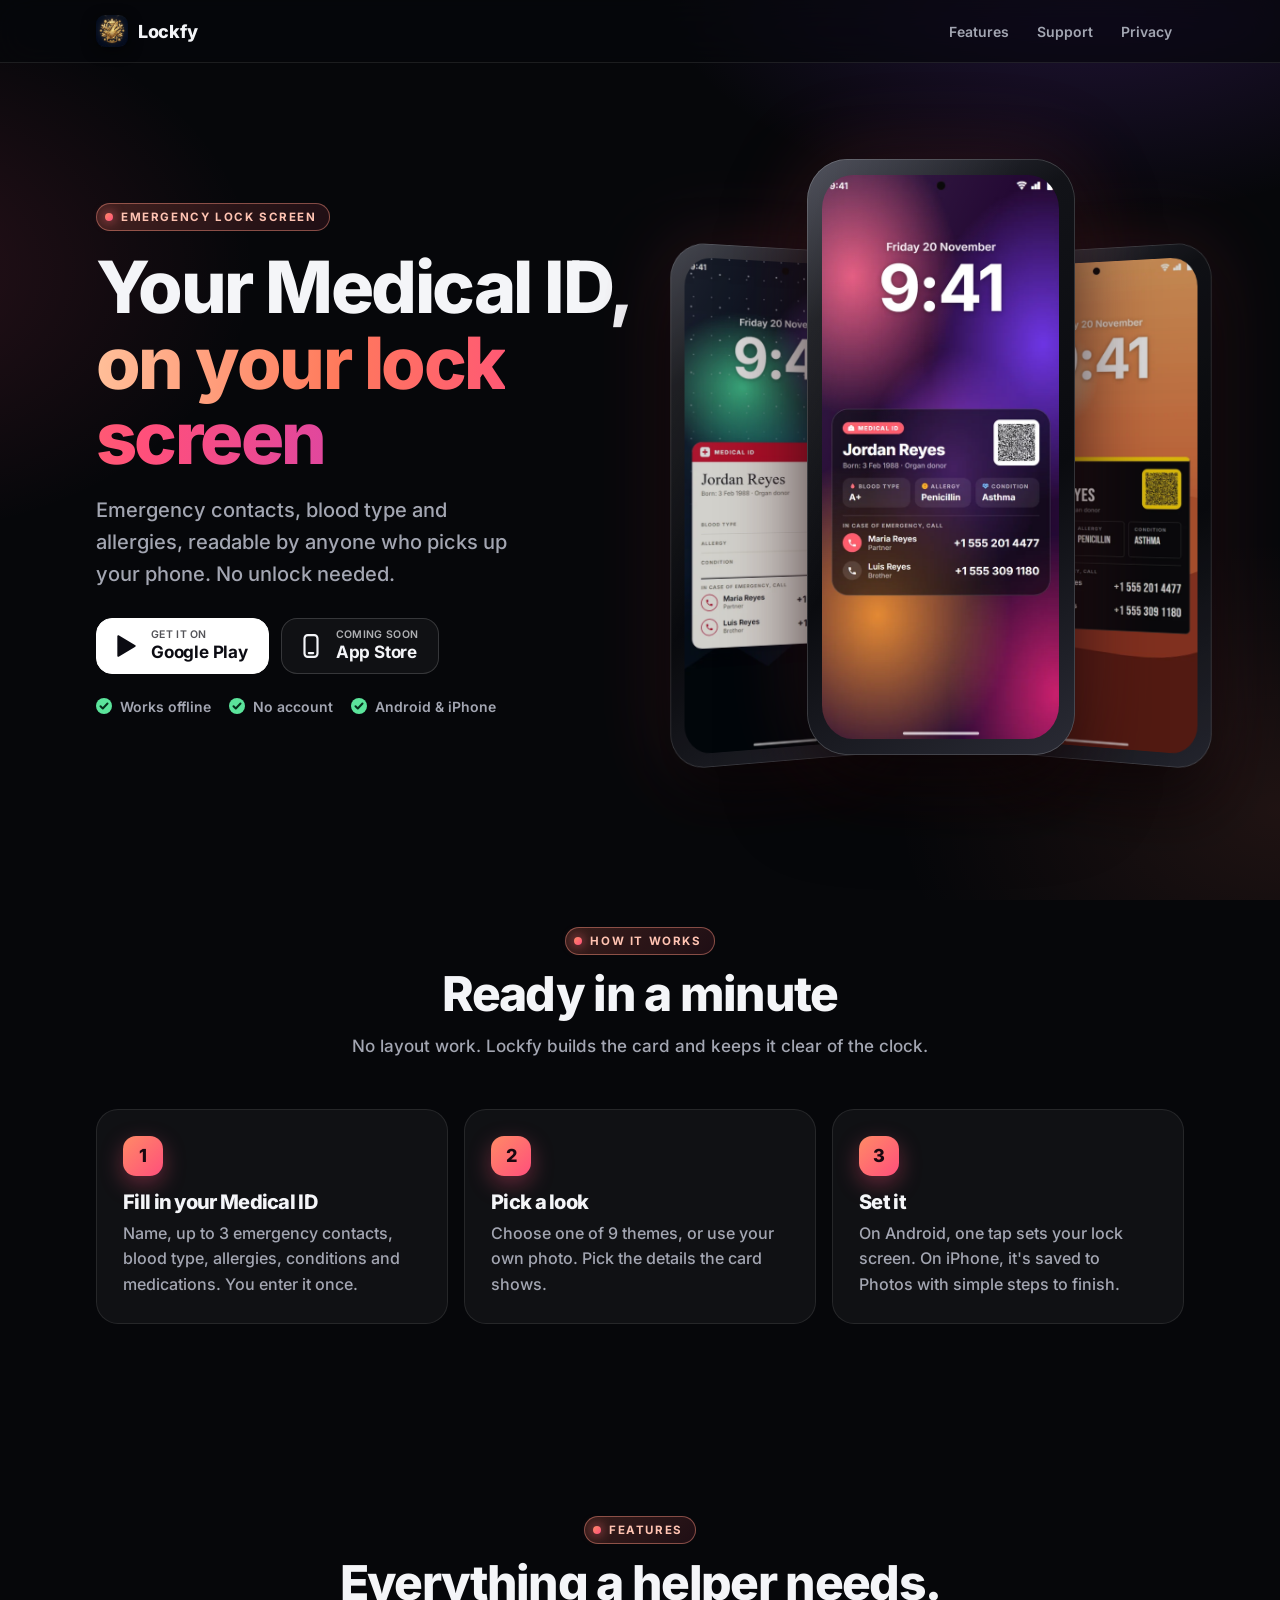
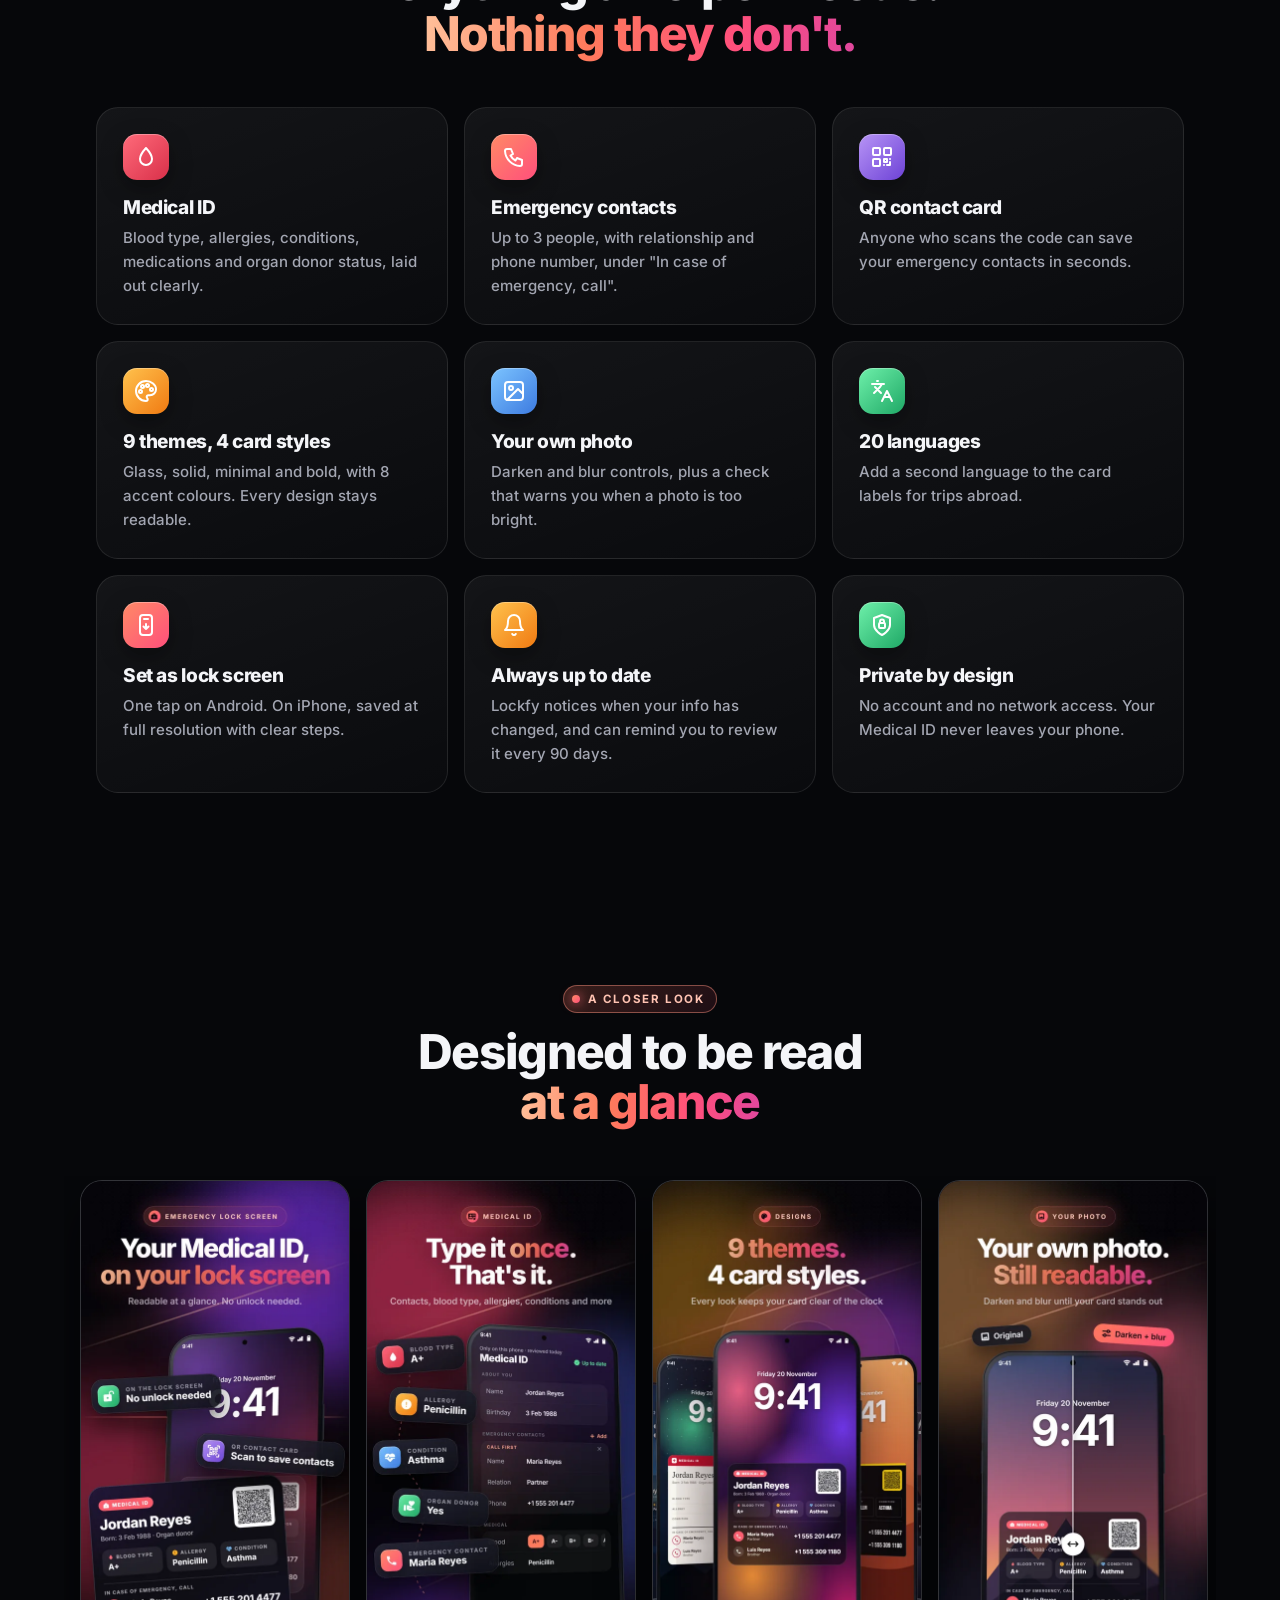
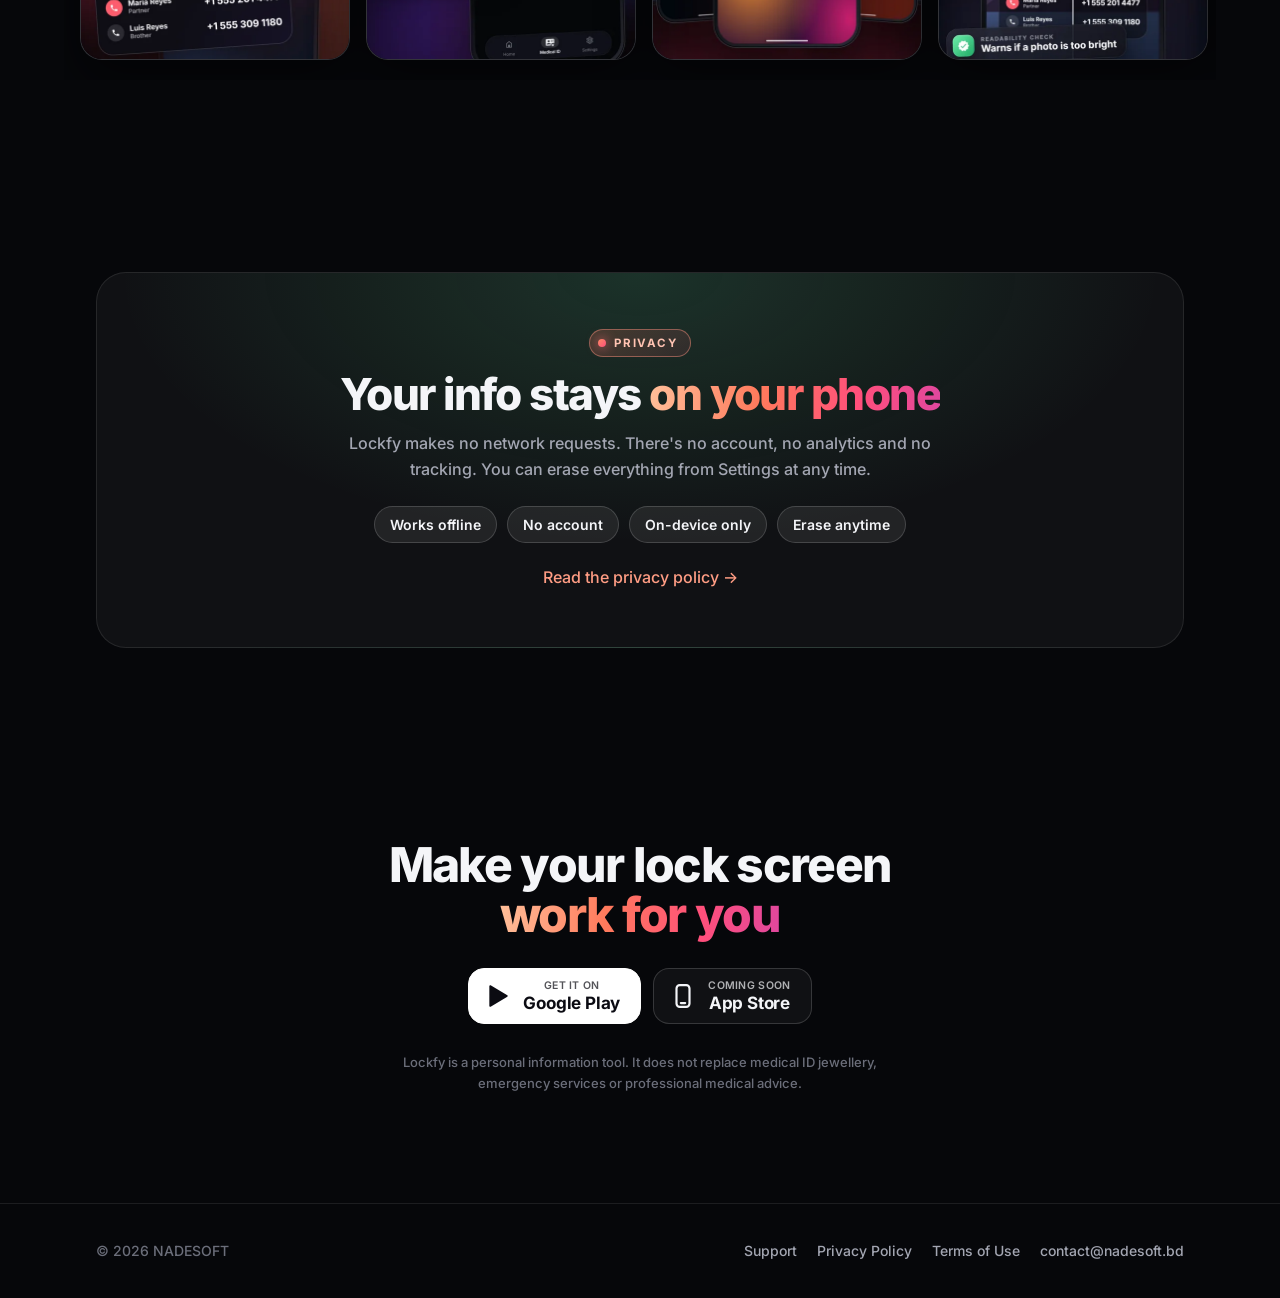
<file: index.html>
<!doctype html>
<html lang="en">
<head>
<meta charset="utf-8">
<meta name="viewport" content="width=device-width, initial-scale=1, viewport-fit=cover">
<title>Lockfy: Emergency Lock Screen</title>
<meta name="description" content="Put your Medical ID and emergency contacts on your lock screen, readable without unlocking your phone. Private and fully offline, for Android and iPhone.">
<meta name="theme-color" content="#06070A">
<meta name="color-scheme" content="dark">
<meta name="format-detection" content="telephone=no">
<link rel="icon" type="image/png" href="assets/img/favicon.png">
<link rel="apple-touch-icon" href="assets/img/apple-touch-icon.png">
<meta property="og:type" content="website">
<meta property="og:title" content="Lockfy: Emergency Lock Screen">
<meta property="og:description" content="Your Medical ID and emergency contacts on your lock screen, readable without unlocking.">
<meta property="og:image" content="assets/img/og.jpg">
<meta name="twitter:card" content="summary_large_image">
<link rel="preload" href="assets/fonts/inter-800.woff2" as="font" type="font/woff2" crossorigin>
<link rel="stylesheet" href="assets/css/site.css">
</head>
<body>
<div class="glow" aria-hidden="true"></div>

<header class="nav">
  <div class="wrap">
    <a class="brand" href="./"><img src="assets/img/apple-touch-icon.png" alt="" width="32" height="32">Lockfy</a>
    <nav aria-label="Main"><ul>
      <li class="hide-sm"><a href="#features">Features</a></li>
      <li><a href="support.html">Support</a></li>
      <li><a href="privacy.html">Privacy</a></li>
    </ul></nav>
  </div>
</header>

<main>
  <section class="hero">
    <div class="wrap">
      <div>
        <span class="kicker"><span class="dot"></span>Emergency lock screen</span>
        <h1>Your Medical ID,<br><span class="grad">on your lock screen</span></h1>
        <p class="lead">Emergency contacts, blood type and allergies, readable by anyone who picks up your phone. No unlock needed.</p>
        <div class="stores">
          <a class="store" href="https://play.google.com/store/apps/details?id=com.abdullahwins.LockInfoSlap" rel="noopener">
            <svg viewBox="0 0 24 24" aria-hidden="true"><path d="M4 2.8v18.4c0 .6.7 1 1.2.7l15.4-9.2c.5-.3.5-1 0-1.3L5.2 2.1C4.7 1.8 4 2.2 4 2.8z" fill="#0B0B12"/></svg>
            <span><small>GET IT ON</small><b>Google Play</b></span></a>
          <span class="store soon" aria-label="App Store, coming soon">
            <svg viewBox="0 0 24 24" aria-hidden="true"><rect x="6" y="2" width="12" height="20" rx="3" fill="none" stroke="currentColor" stroke-width="2"/><path d="M10 18.5h4" stroke="currentColor" stroke-width="2" stroke-linecap="round"/></svg>
            <span><small>COMING SOON</small><b>App Store</b></span></span>
        </div>
        <ul class="ticks"><li>Works offline</li><li>No account</li><li>Android &amp; iPhone</li></ul>
      </div>
      <div class="fan" aria-hidden="true">
        <div class="phone l"><img src="assets/img/wall-aurora.webp" alt="" width="540" height="1200"></div>
        <div class="phone r"><img src="assets/img/wall-dunes.webp" alt="" width="540" height="1200"></div>
        <div class="phone c"><img src="assets/img/wall-mesh.webp" alt="" width="540" height="1200"></div>
      </div>
    </div>
  </section>

  <section id="how">
    <div class="wrap">
      <div class="sec-head"><span class="kicker"><span class="dot"></span>How it works</span><h2>Ready in a minute</h2>
        <p>No layout work. Lockfy builds the card and keeps it clear of the clock.</p></div>
      <div class="steps">
        <div class="step"><h3>Fill in your Medical ID</h3><p>Name, up to 3 emergency contacts, blood type, allergies, conditions and medications. You enter it once.</p></div>
        <div class="step"><h3>Pick a look</h3><p>Choose one of 9 themes, or use your own photo. Pick the details the card shows.</p></div>
        <div class="step"><h3>Set it</h3><p>On Android, one tap sets your lock screen. On iPhone, it's saved to Photos with simple steps to finish.</p></div>
      </div>
    </div>
  </section>

  <section id="features">
    <div class="wrap">
      <div class="sec-head"><span class="kicker"><span class="dot"></span>Features</span><h2>Everything a helper needs.<br><span class="grad">Nothing they don't.</span></h2></div>
      <div class="grid">
        <div class="card"><div class="ico g-red"><svg viewBox="0 0 24 24"><path d="M12 3s6 6.5 6 11a6 6 0 0 1-12 0c0-4.5 6-11 6-11z"/></svg></div>
          <h3>Medical ID</h3><p>Blood type, allergies, conditions, medications and organ donor status, laid out clearly.</p></div>
        <div class="card"><div class="ico g-coral"><svg viewBox="0 0 24 24"><path d="M5 4h4l2 5-2.5 1.5a11 11 0 0 0 5 5L15 13l5 2v4a2 2 0 0 1-2 2A16 16 0 0 1 3 6a2 2 0 0 1 2-2"/></svg></div>
          <h3>Emergency contacts</h3><p>Up to 3 people, with relationship and phone number, under "In case of emergency, call".</p></div>
        <div class="card"><div class="ico g-violet"><svg viewBox="0 0 24 24"><rect x="3" y="3" width="7" height="7" rx="1"/><rect x="14" y="3" width="7" height="7" rx="1"/><rect x="3" y="14" width="7" height="7" rx="1"/><path d="M14 14h3v3h-3zM20 14v.01M14 20h.01M17 20h3v-3"/></svg></div>
          <h3>QR contact card</h3><p>Anyone who scans the code can save your emergency contacts in seconds.</p></div>
        <div class="card"><div class="ico g-amber"><svg viewBox="0 0 24 24"><circle cx="13.5" cy="6.5" r="1.5"/><circle cx="17.5" cy="10.5" r="1.5"/><circle cx="8.5" cy="7.5" r="1.5"/><circle cx="6.5" cy="12.5" r="1.5"/><path d="M12 2a10 10 0 0 0 0 20c1 0 1.7-.8 1.7-1.7 0-.5-.2-.9-.5-1.2-.3-.3-.5-.7-.5-1.2 0-1 .8-1.7 1.7-1.7H16a6 6 0 0 0 6-6C22 6 17.5 2 12 2z"/></svg></div>
          <h3>9 themes, 4 card styles</h3><p>Glass, solid, minimal and bold, with 8 accent colours. Every design stays readable.</p></div>
        <div class="card"><div class="ico g-blue"><svg viewBox="0 0 24 24"><rect x="3" y="3" width="18" height="18" rx="3"/><circle cx="9" cy="9" r="2"/><path d="M21 15l-5-5L5 21"/></svg></div>
          <h3>Your own photo</h3><p>Darken and blur controls, plus a check that warns you when a photo is too bright.</p></div>
        <div class="card"><div class="ico g-green"><svg viewBox="0 0 24 24"><path d="M5 8l6 6M4 14l6-6 2-3M2 5h12M7 2h1M22 22l-5-10-5 10M14 18h6"/></svg></div>
          <h3>20 languages</h3><p>Add a second language to the card labels for trips abroad.</p></div>
        <div class="card"><div class="ico g-coral"><svg viewBox="0 0 24 24"><rect x="6" y="2" width="12" height="20" rx="3"/><path d="M10 6h4M12 11v5M9.5 13.5L12 16l2.5-2.5"/></svg></div>
          <h3>Set as lock screen</h3><p>One tap on Android. On iPhone, saved at full resolution with clear steps.</p></div>
        <div class="card"><div class="ico g-amber"><svg viewBox="0 0 24 24"><path d="M6 8a6 6 0 1 1 12 0c0 7 3 9 3 9H3s3-2 3-9M10.3 21a1.9 1.9 0 0 0 3.4 0"/></svg></div>
          <h3>Always up to date</h3><p>Lockfy notices when your info has changed, and can remind you to review it every 90 days.</p></div>
        <div class="card"><div class="ico g-green"><svg viewBox="0 0 24 24"><path d="M12 22s8-4 8-10V5l-8-3-8 3v7c0 6 8 10 8 10z"/><rect x="9" y="10" width="6" height="5" rx="1"/><path d="M10 10V8.5a2 2 0 0 1 4 0V10"/></svg></div>
          <h3>Private by design</h3><p>No account and no network access. Your Medical ID never leaves your phone.</p></div>
      </div>
    </div>
  </section>

  <section id="screens" aria-label="Screenshots">
    <div class="wrap"><div class="sec-head"><span class="kicker"><span class="dot"></span>A closer look</span><h2>Designed to be read<br><span class="grad">at a glance</span></h2></div></div>
    <div class="gallery" tabindex="0" aria-label="Screenshots, scroll sideways">
      <img src="assets/img/shots/01_lock_screen.webp" alt="Lock screen with a Medical ID card" width="540" height="960" loading="lazy">
      <img src="assets/img/shots/02_medical_id.webp" alt="Medical ID form" width="540" height="960" loading="lazy">
      <img src="assets/img/shots/03_themes.webp" alt="Five lock screen designs" width="540" height="960" loading="lazy">
      <img src="assets/img/shots/04_your_photo.webp" alt="Photo background, original and darkened" width="540" height="960" loading="lazy">
      <img src="assets/img/shots/05_set_lock_screen.webp" alt="Set as lock screen" width="540" height="960" loading="lazy">
      <img src="assets/img/shots/06_languages.webp" alt="Card labels in two languages" width="540" height="960" loading="lazy">
      <img src="assets/img/shots/07_stay_current.webp" alt="Review reminder notification" width="540" height="960" loading="lazy">
      <img src="assets/img/shots/08_private.webp" alt="Private by design" width="540" height="960" loading="lazy">
    </div>
  </section>

  <section>
    <div class="wrap">
      <div class="band">
        <span class="kicker"><span class="dot"></span>Privacy</span>
        <h2 style="margin-top:14px">Your info stays <span class="grad">on your phone</span></h2>
        <p>Lockfy makes no network requests. There's no account, no analytics and no tracking. You can erase everything from Settings at any time.</p>
        <div class="pills"><span class="pill">Works offline</span><span class="pill">No account</span><span class="pill">On-device only</span><span class="pill">Erase anytime</span></div>
        <p style="margin-top:22px"><a href="privacy.html">Read the privacy policy →</a></p>
      </div>
    </div>
  </section>

  <section class="cta">
    <div class="wrap">
      <h2 style="font-size:clamp(32px,5vw,48px)">Make your lock screen<br><span class="grad">work for you</span></h2>
      <div class="stores">
        <a class="store" href="https://play.google.com/store/apps/details?id=com.abdullahwins.LockInfoSlap" rel="noopener">
          <svg viewBox="0 0 24 24" aria-hidden="true"><path d="M4 2.8v18.4c0 .6.7 1 1.2.7l15.4-9.2c.5-.3.5-1 0-1.3L5.2 2.1C4.7 1.8 4 2.2 4 2.8z" fill="#0B0B12"/></svg>
          <span><small>GET IT ON</small><b>Google Play</b></span></a>
        <span class="store soon" aria-label="App Store, coming soon">
          <svg viewBox="0 0 24 24" aria-hidden="true"><rect x="6" y="2" width="12" height="20" rx="3" fill="none" stroke="currentColor" stroke-width="2"/><path d="M10 18.5h4" stroke="currentColor" stroke-width="2" stroke-linecap="round"/></svg>
          <span><small>COMING SOON</small><b>App Store</b></span></span>
      </div>
      <p style="color:var(--faint);font-size:13px;margin-top:28px;max-width:60ch;margin-left:auto;margin-right:auto">Lockfy is a personal information tool. It does not replace medical ID jewellery, emergency services or professional medical advice.</p>
    </div>
  </section>
</main>

<footer>
  <div class="wrap">
    <span>© 2026 NADESOFT</span>
    <nav aria-label="Footer"><a href="support.html">Support</a><a href="privacy.html">Privacy Policy</a><a href="terms.html">Terms of Use</a><a href="mailto:contact@nadesoft.bd">contact@nadesoft.bd</a></nav>
  </div>
</footer>
</body>
</html>
</file>
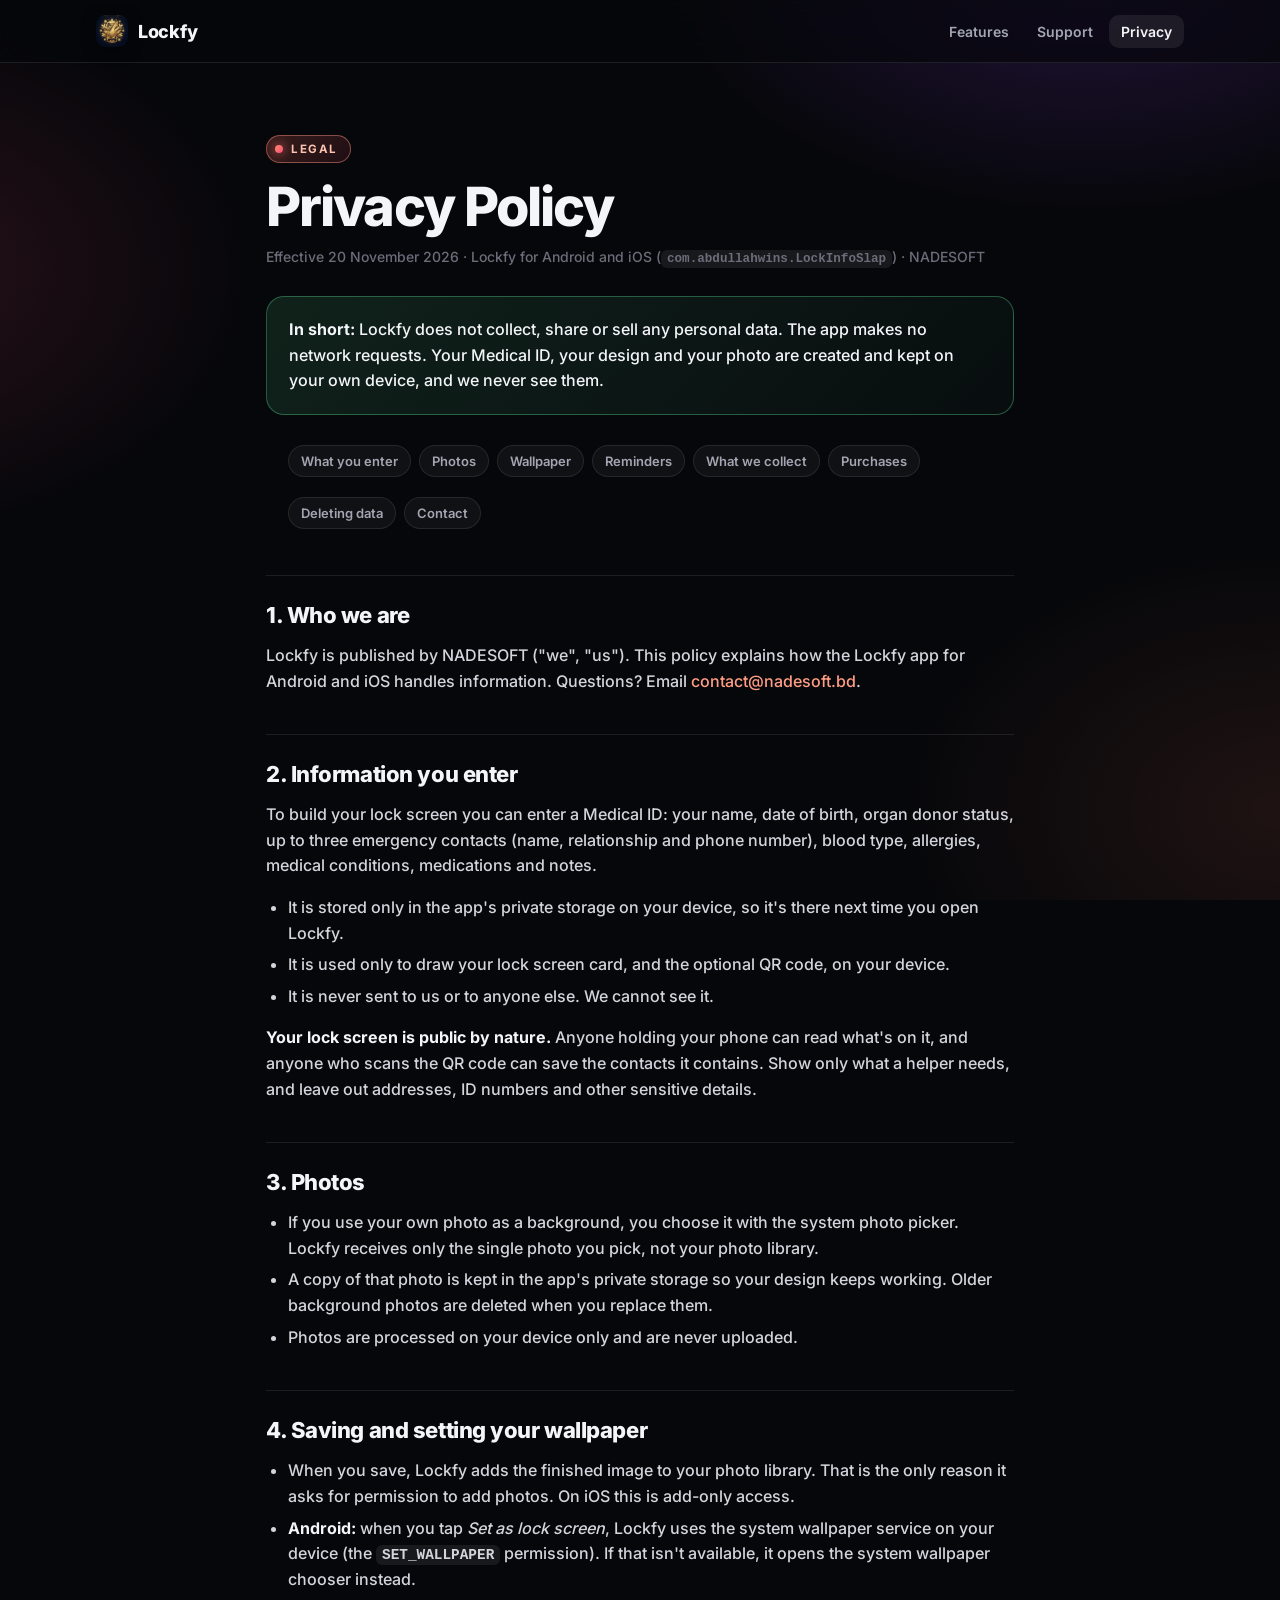
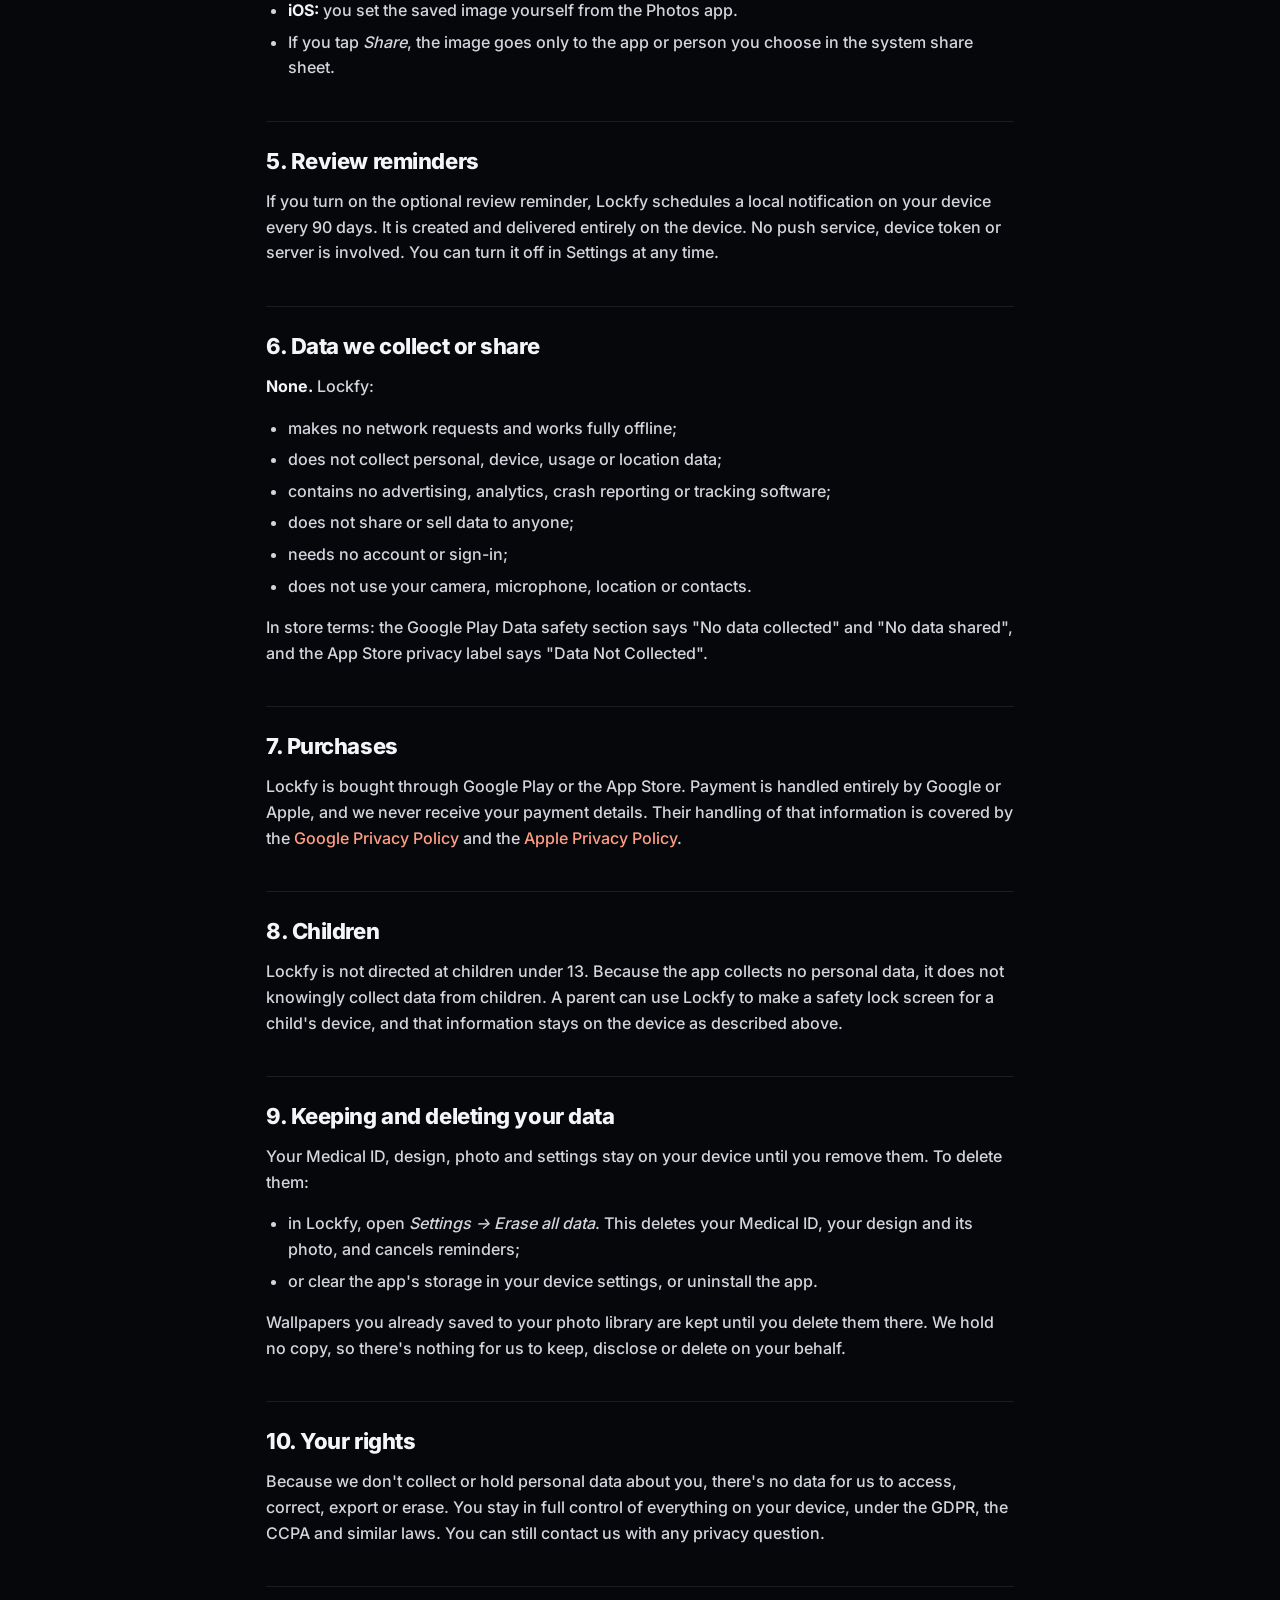
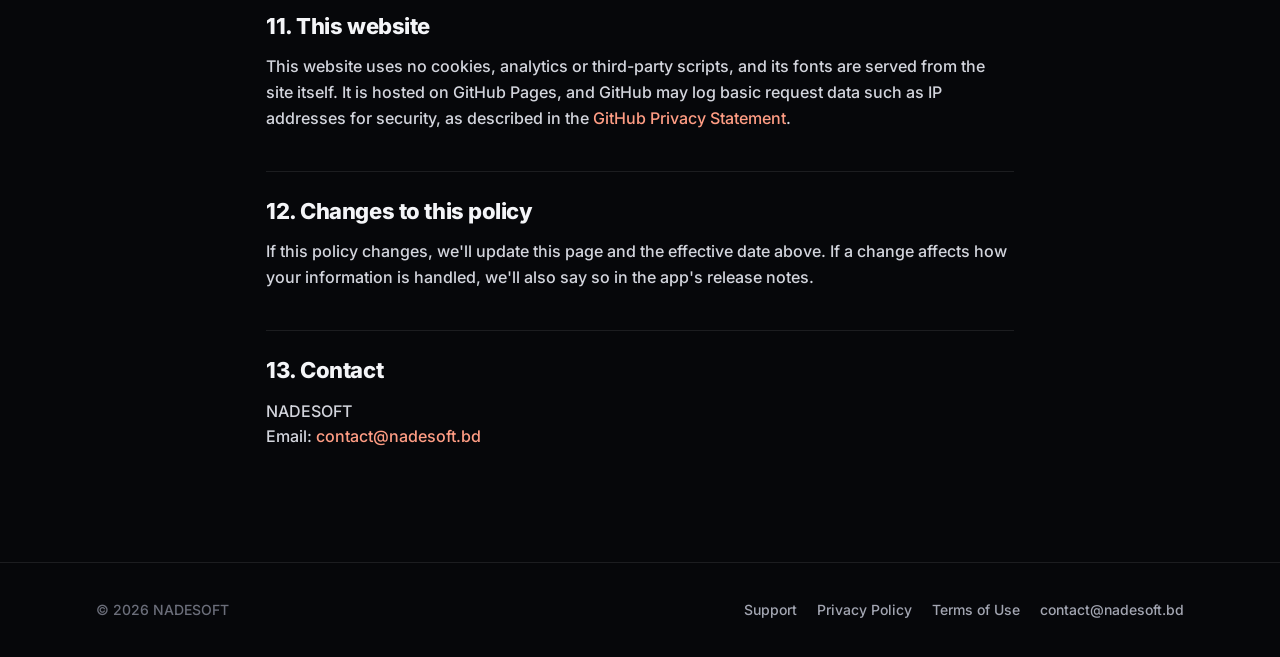
<file: privacy.html>
<!doctype html>
<html lang="en">
<head>
<meta charset="utf-8">
<meta name="viewport" content="width=device-width, initial-scale=1, viewport-fit=cover">
<title>Privacy Policy · Lockfy</title>
<meta name="description" content="Lockfy does not collect, share or sell any personal data. Your Medical ID and photos stay on your device.">
<meta name="theme-color" content="#06070A">
<meta name="color-scheme" content="dark">
<meta name="format-detection" content="telephone=no">
<link rel="icon" type="image/png" href="assets/img/favicon.png">
<link rel="apple-touch-icon" href="assets/img/apple-touch-icon.png">
<link rel="stylesheet" href="assets/css/site.css">
</head>
<body>
<div class="glow" aria-hidden="true"></div>
<header class="nav">
  <div class="wrap">
    <a class="brand" href="./"><img src="assets/img/apple-touch-icon.png" alt="" width="32" height="32">Lockfy</a>
    <nav aria-label="Main"><ul>
      <li class="hide-sm"><a href="./#features">Features</a></li>
      <li><a href="support.html">Support</a></li>
      <li><a href="privacy.html" aria-current="page">Privacy</a></li>
    </ul></nav>
  </div>
</header>

<main class="doc">
  <div class="wrap">
    <span class="kicker"><span class="dot"></span>Legal</span>
    <h1>Privacy Policy</h1>
    <p class="meta">Effective 20 November 2026 · Lockfy for Android and iOS (<code>com.abdullahwins.LockInfoSlap</code>) · NADESOFT</p>

    <div class="summary"><p><strong>In short:</strong> Lockfy does not collect, share or sell any personal data. The app makes no network requests. Your Medical ID, your design and your photo are created and kept on your own device, and we never see them.</p></div>

    <ul class="toc">
      <li><a href="#entered">What you enter</a></li><li><a href="#photos">Photos</a></li><li><a href="#wallpaper">Wallpaper</a></li>
      <li><a href="#notifications">Reminders</a></li><li><a href="#collect">What we collect</a></li><li><a href="#purchases">Purchases</a></li>
      <li><a href="#delete">Deleting data</a></li><li><a href="#contact">Contact</a></li>
    </ul>

    <h2 id="who">1. Who we are</h2>
    <p>Lockfy is published by NADESOFT ("we", "us"). This policy explains how the Lockfy app for Android and iOS handles information. Questions? Email <a href="mailto:contact@nadesoft.bd">contact@nadesoft.bd</a>.</p>

    <h2 id="entered">2. Information you enter</h2>
    <p>To build your lock screen you can enter a Medical ID: your name, date of birth, organ donor status, up to three emergency contacts (name, relationship and phone number), blood type, allergies, medical conditions, medications and notes.</p>
    <ul>
      <li>It is stored only in the app's private storage on your device, so it's there next time you open Lockfy.</li>
      <li>It is used only to draw your lock screen card, and the optional QR code, on your device.</li>
      <li>It is never sent to us or to anyone else. We cannot see it.</li>
    </ul>
    <p><strong>Your lock screen is public by nature.</strong> Anyone holding your phone can read what's on it, and anyone who scans the QR code can save the contacts it contains. Show only what a helper needs, and leave out addresses, ID numbers and other sensitive details.</p>

    <h2 id="photos">3. Photos</h2>
    <ul>
      <li>If you use your own photo as a background, you choose it with the system photo picker. Lockfy receives only the single photo you pick, not your photo library.</li>
      <li>A copy of that photo is kept in the app's private storage so your design keeps working. Older background photos are deleted when you replace them.</li>
      <li>Photos are processed on your device only and are never uploaded.</li>
    </ul>

    <h2 id="wallpaper">4. Saving and setting your wallpaper</h2>
    <ul>
      <li>When you save, Lockfy adds the finished image to your photo library. That is the only reason it asks for permission to add photos. On iOS this is add-only access.</li>
      <li><strong>Android:</strong> when you tap <em>Set as lock screen</em>, Lockfy uses the system wallpaper service on your device (the <code>SET_WALLPAPER</code> permission). If that isn't available, it opens the system wallpaper chooser instead.</li>
      <li><strong>iOS:</strong> you set the saved image yourself from the Photos app.</li>
      <li>If you tap <em>Share</em>, the image goes only to the app or person you choose in the system share sheet.</li>
    </ul>

    <h2 id="notifications">5. Review reminders</h2>
    <p>If you turn on the optional review reminder, Lockfy schedules a local notification on your device every 90 days. It is created and delivered entirely on the device. No push service, device token or server is involved. You can turn it off in Settings at any time.</p>

    <h2 id="collect">6. Data we collect or share</h2>
    <p><strong>None.</strong> Lockfy:</p>
    <ul>
      <li>makes no network requests and works fully offline;</li>
      <li>does not collect personal, device, usage or location data;</li>
      <li>contains no advertising, analytics, crash reporting or tracking software;</li>
      <li>does not share or sell data to anyone;</li>
      <li>needs no account or sign-in;</li>
      <li>does not use your camera, microphone, location or contacts.</li>
    </ul>
    <p>In store terms: the Google Play Data safety section says "No data collected" and "No data shared", and the App Store privacy label says "Data Not Collected".</p>

    <h2 id="purchases">7. Purchases</h2>
    <p>Lockfy is bought through Google Play or the App Store. Payment is handled entirely by Google or Apple, and we never receive your payment details. Their handling of that information is covered by the <a href="https://policies.google.com/privacy" rel="noopener">Google Privacy Policy</a> and the <a href="https://www.apple.com/legal/privacy/" rel="noopener">Apple Privacy Policy</a>.</p>

    <h2 id="children">8. Children</h2>
    <p>Lockfy is not directed at children under 13. Because the app collects no personal data, it does not knowingly collect data from children. A parent can use Lockfy to make a safety lock screen for a child's device, and that information stays on the device as described above.</p>

    <h2 id="delete">9. Keeping and deleting your data</h2>
    <p>Your Medical ID, design, photo and settings stay on your device until you remove them. To delete them:</p>
    <ul>
      <li>in Lockfy, open <em>Settings → Erase all data</em>. This deletes your Medical ID, your design and its photo, and cancels reminders;</li>
      <li>or clear the app's storage in your device settings, or uninstall the app.</li>
    </ul>
    <p>Wallpapers you already saved to your photo library are kept until you delete them there. We hold no copy, so there's nothing for us to keep, disclose or delete on your behalf.</p>

    <h2 id="rights">10. Your rights</h2>
    <p>Because we don't collect or hold personal data about you, there's no data for us to access, correct, export or erase. You stay in full control of everything on your device, under the GDPR, the CCPA and similar laws. You can still contact us with any privacy question.</p>

    <h2 id="website">11. This website</h2>
    <p>This website uses no cookies, analytics or third-party scripts, and its fonts are served from the site itself. It is hosted on GitHub Pages, and GitHub may log basic request data such as IP addresses for security, as described in the <a href="https://docs.github.com/en/site-policy/privacy-policies/github-general-privacy-statement" rel="noopener">GitHub Privacy Statement</a>.</p>

    <h2 id="changes">12. Changes to this policy</h2>
    <p>If this policy changes, we'll update this page and the effective date above. If a change affects how your information is handled, we'll also say so in the app's release notes.</p>

    <h2 id="contact">13. Contact</h2>
    <p>NADESOFT<br>Email: <a href="mailto:contact@nadesoft.bd">contact@nadesoft.bd</a></p>
  </div>
</main>

<footer>
  <div class="wrap">
    <span>© 2026 NADESOFT</span>
    <nav aria-label="Footer"><a href="support.html">Support</a><a href="privacy.html">Privacy Policy</a><a href="terms.html">Terms of Use</a><a href="mailto:contact@nadesoft.bd">contact@nadesoft.bd</a></nav>
  </div>
</footer>
</body>
</html>
</file>
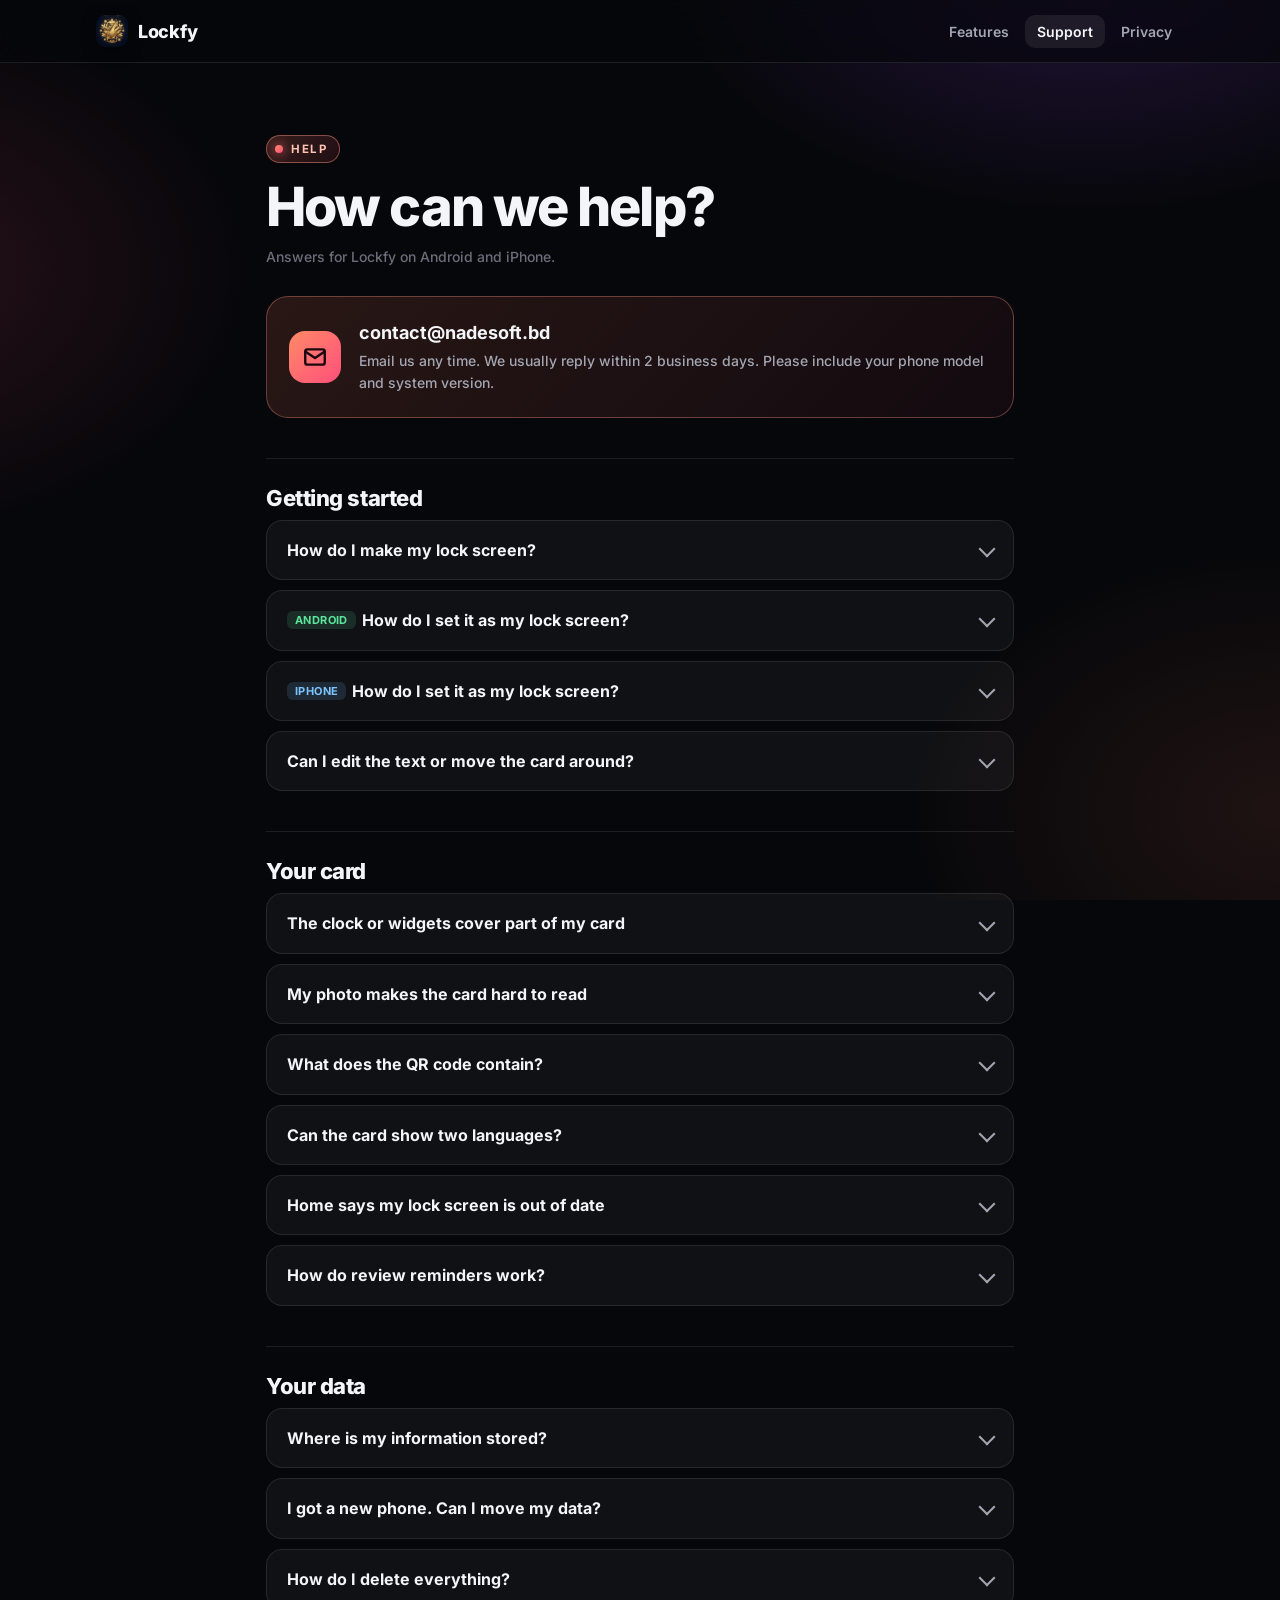
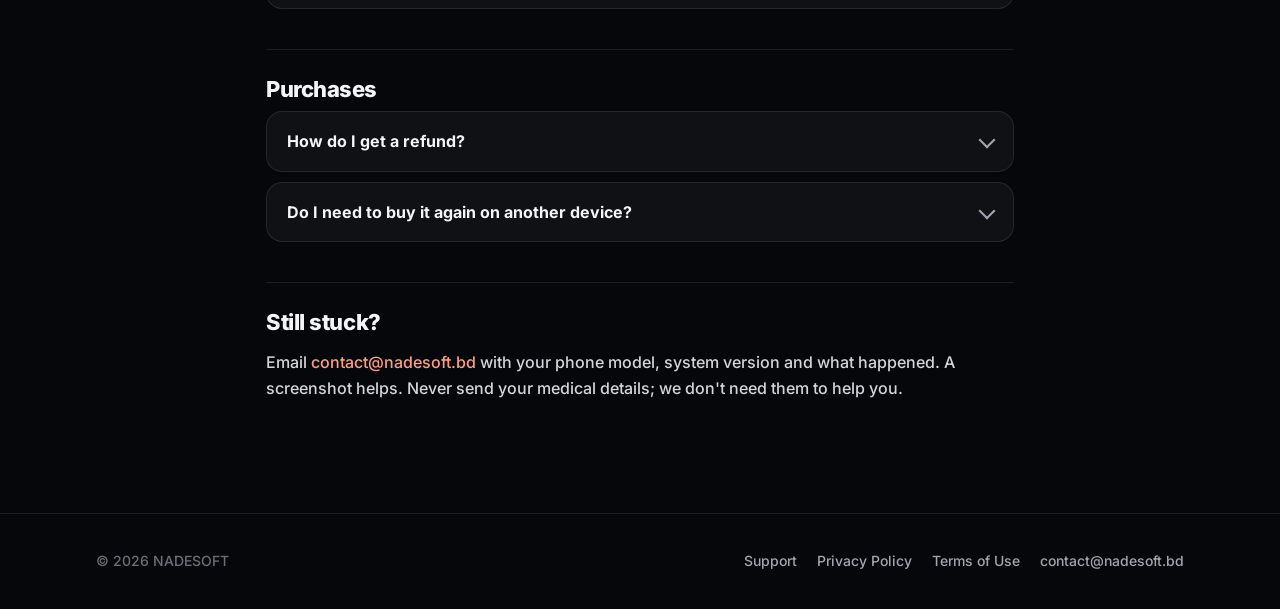
<file: support.html>
<!doctype html>
<html lang="en">
<head>
<meta charset="utf-8">
<meta name="viewport" content="width=device-width, initial-scale=1, viewport-fit=cover">
<title>Support · Lockfy</title>
<meta name="description" content="Help with Lockfy: setting your lock screen on Android and iPhone, photos, reminders, languages, refunds and contact.">
<meta name="theme-color" content="#06070A">
<meta name="color-scheme" content="dark">
<meta name="format-detection" content="telephone=no">
<link rel="icon" type="image/png" href="assets/img/favicon.png">
<link rel="apple-touch-icon" href="assets/img/apple-touch-icon.png">
<link rel="stylesheet" href="assets/css/site.css">
</head>
<body>
<div class="glow" aria-hidden="true"></div>
<header class="nav">
  <div class="wrap">
    <a class="brand" href="./"><img src="assets/img/apple-touch-icon.png" alt="" width="32" height="32">Lockfy</a>
    <nav aria-label="Main"><ul>
      <li class="hide-sm"><a href="./#features">Features</a></li>
      <li><a href="support.html" aria-current="page">Support</a></li>
      <li><a href="privacy.html">Privacy</a></li>
    </ul></nav>
  </div>
</header>

<main class="doc">
  <div class="wrap">
    <span class="kicker"><span class="dot"></span>Help</span>
    <h1>How can we help?</h1>
    <p class="meta">Answers for Lockfy on Android and iPhone.</p>

    <a class="contact" href="mailto:contact@nadesoft.bd?subject=Lockfy%20support" style="color:inherit;text-decoration:none">
      <span class="ico"><svg viewBox="0 0 24 24"><rect x="3" y="5" width="18" height="14" rx="2"/><path d="M3 7l9 6 9-6"/></svg></span>
      <span><b>contact@nadesoft.bd</b><p>Email us any time. We usually reply within 2 business days. Please include your phone model and system version.</p></span>
    </a>

    <h2>Getting started</h2>
    <details><summary>How do I make my lock screen?</summary><div>
      <ol><li>Open the <strong>Medical ID</strong> tab and fill in your details. You only do this once.</li>
      <li>On <strong>Home</strong>, tap the palette button to pick a theme, or your own photo, and choose what the card shows.</li>
      <li>Tap <strong>Set as lock screen</strong>.</li></ol></div></details>

    <details id="android"><summary><span class="tag android">Android</span>How do I set it as my lock screen?</summary><div>
      <p>Tap <strong>Set as lock screen</strong>. Lockfy applies it directly; you can also choose <em>Set on lock and home screens</em>.</p>
      <p>Some devices don't let apps change the wallpaper directly. In that case Lockfy opens the system wallpaper chooser, or you can tap <strong>Share</strong> and open the image with your Gallery or Photos app, then use its "Set as wallpaper" option.</p></div></details>

    <details id="iphone"><summary><span class="tag ios">iPhone</span>How do I set it as my lock screen?</summary><div>
      <p>iOS doesn't allow apps to change your wallpaper, so Lockfy saves the image to Photos at your screen's full resolution. Then:</p>
      <ol><li>Open <strong>Photos</strong> and find the wallpaper you just saved.</li>
      <li>Tap <strong>Share</strong>, then <strong>Use as Wallpaper</strong>.</li>
      <li>Tap <strong>Add</strong> and choose <strong>Set as Lock Screen</strong>.</li></ol>
      <p>Tip: turn off "Depth Effect" on the lock screen if the clock overlaps your card.</p></div></details>

    <details><summary>Can I edit the text or move the card around?</summary><div>
      <p>No, and that's on purpose. Lockfy builds the card from your Medical ID and places it below the clock and widgets, so it stays readable on every design. You choose the theme, card style, accent colour, background and which details are shown.</p></div></details>

    <h2>Your card</h2>
    <details><summary>The clock or widgets cover part of my card</summary><div>
      <p>Lock screens differ between phones. Try showing fewer details (Customize → Card) or fewer contacts. On iPhone, also try turning off Depth Effect and removing large widgets.</p></div></details>
    <details><summary>My photo makes the card hard to read</summary><div>
      <p>In Customize → Background, raise <strong>Darken</strong> (35% or more works well for bright photos) and add some <strong>Blur</strong>. Lockfy shows a warning when a photo is too bright.</p></div></details>
    <details><summary>What does the QR code contain?</summary><div>
      <p>A contact card with your emergency contacts' names and phone numbers. Anyone who scans it can save them to their phone. It's generated on your device and works without internet. You can turn it off in Customize → Card.</p></div></details>
    <details><summary>Can the card show two languages?</summary><div>
      <p>Yes. In Customize → Card, choose a second language. Labels such as "Blood type" and "Allergy" then appear in English and that language. 20 languages are available.</p></div></details>
    <details><summary>Home says my lock screen is out of date</summary><div>
      <p>You changed your Medical ID or design after setting the lock screen. Tap <strong>Update lock screen</strong> to apply the new version.</p></div></details>
    <details><summary>How do review reminders work?</summary><div>
      <p>Turn on <em>Review reminder</em> in Settings to get a notification every 90 days asking you to check your details. It's scheduled on your device, with no account or server involved. If it doesn't appear, check that notifications are allowed for Lockfy in your system settings.</p></div></details>

    <h2>Your data</h2>
    <details><summary>Where is my information stored?</summary><div>
      <p>Only on your phone. Lockfy makes no network requests and has no account, so nothing is uploaded. See the <a href="privacy.html">Privacy Policy</a>.</p></div></details>
    <details><summary>I got a new phone. Can I move my data?</summary><div>
      <p>Because nothing is stored online, your Medical ID isn't synced. Install Lockfy on the new phone and enter your details again; it takes about a minute. Wallpapers you saved to Photos move with your photo library.</p></div></details>
    <details><summary>How do I delete everything?</summary><div>
      <p>Open <strong>Settings → Erase all data</strong>. This deletes your Medical ID, your design and its photo, and cancels reminders. Wallpapers already saved to Photos are kept until you delete them there.</p></div></details>

    <h2 id="refunds">Purchases</h2>
    <details><summary>How do I get a refund?</summary><div>
      <p>Refunds are handled by the store, not by us:</p>
      <ul><li><span class="tag android">Android</span>Google Play: open <em>play.google.com</em> → Account → Order history, or see Google Play's refund help.</li>
      <li><span class="tag ios">iPhone</span>App Store: go to <em>reportaproblem.apple.com</em> and choose "Request a refund".</li></ul></div></details>
    <details><summary>Do I need to buy it again on another device?</summary><div>
      <p>On the same Google or Apple account, you can install it on your other devices without paying again. Android and iPhone are separate purchases.</p></div></details>

    <h2>Still stuck?</h2>
    <p>Email <a href="mailto:contact@nadesoft.bd?subject=Lockfy%20support">contact@nadesoft.bd</a> with your phone model, system version and what happened. A screenshot helps. Never send your medical details; we don't need them to help you.</p>
  </div>
</main>

<footer>
  <div class="wrap">
    <span>© 2026 NADESOFT</span>
    <nav aria-label="Footer"><a href="support.html">Support</a><a href="privacy.html">Privacy Policy</a><a href="terms.html">Terms of Use</a><a href="mailto:contact@nadesoft.bd">contact@nadesoft.bd</a></nav>
  </div>
</footer>
</body>
</html>
</file>
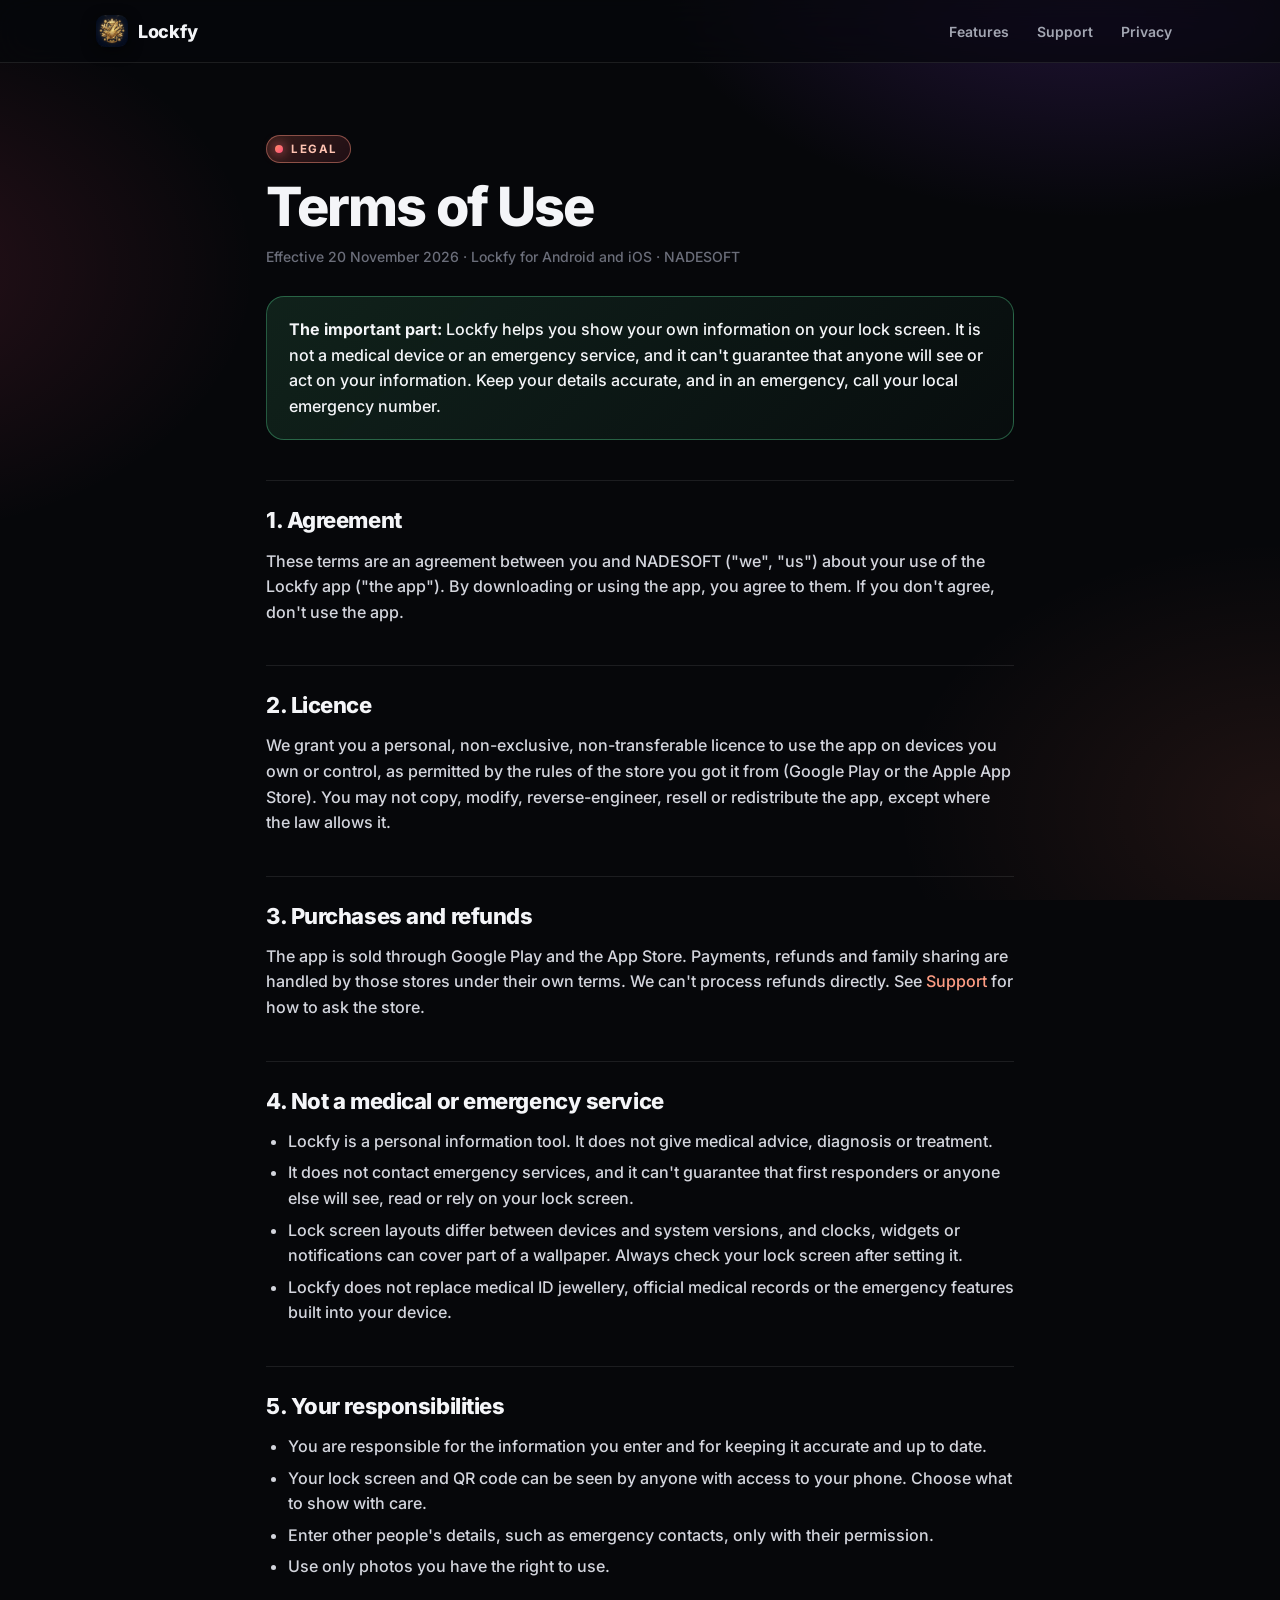
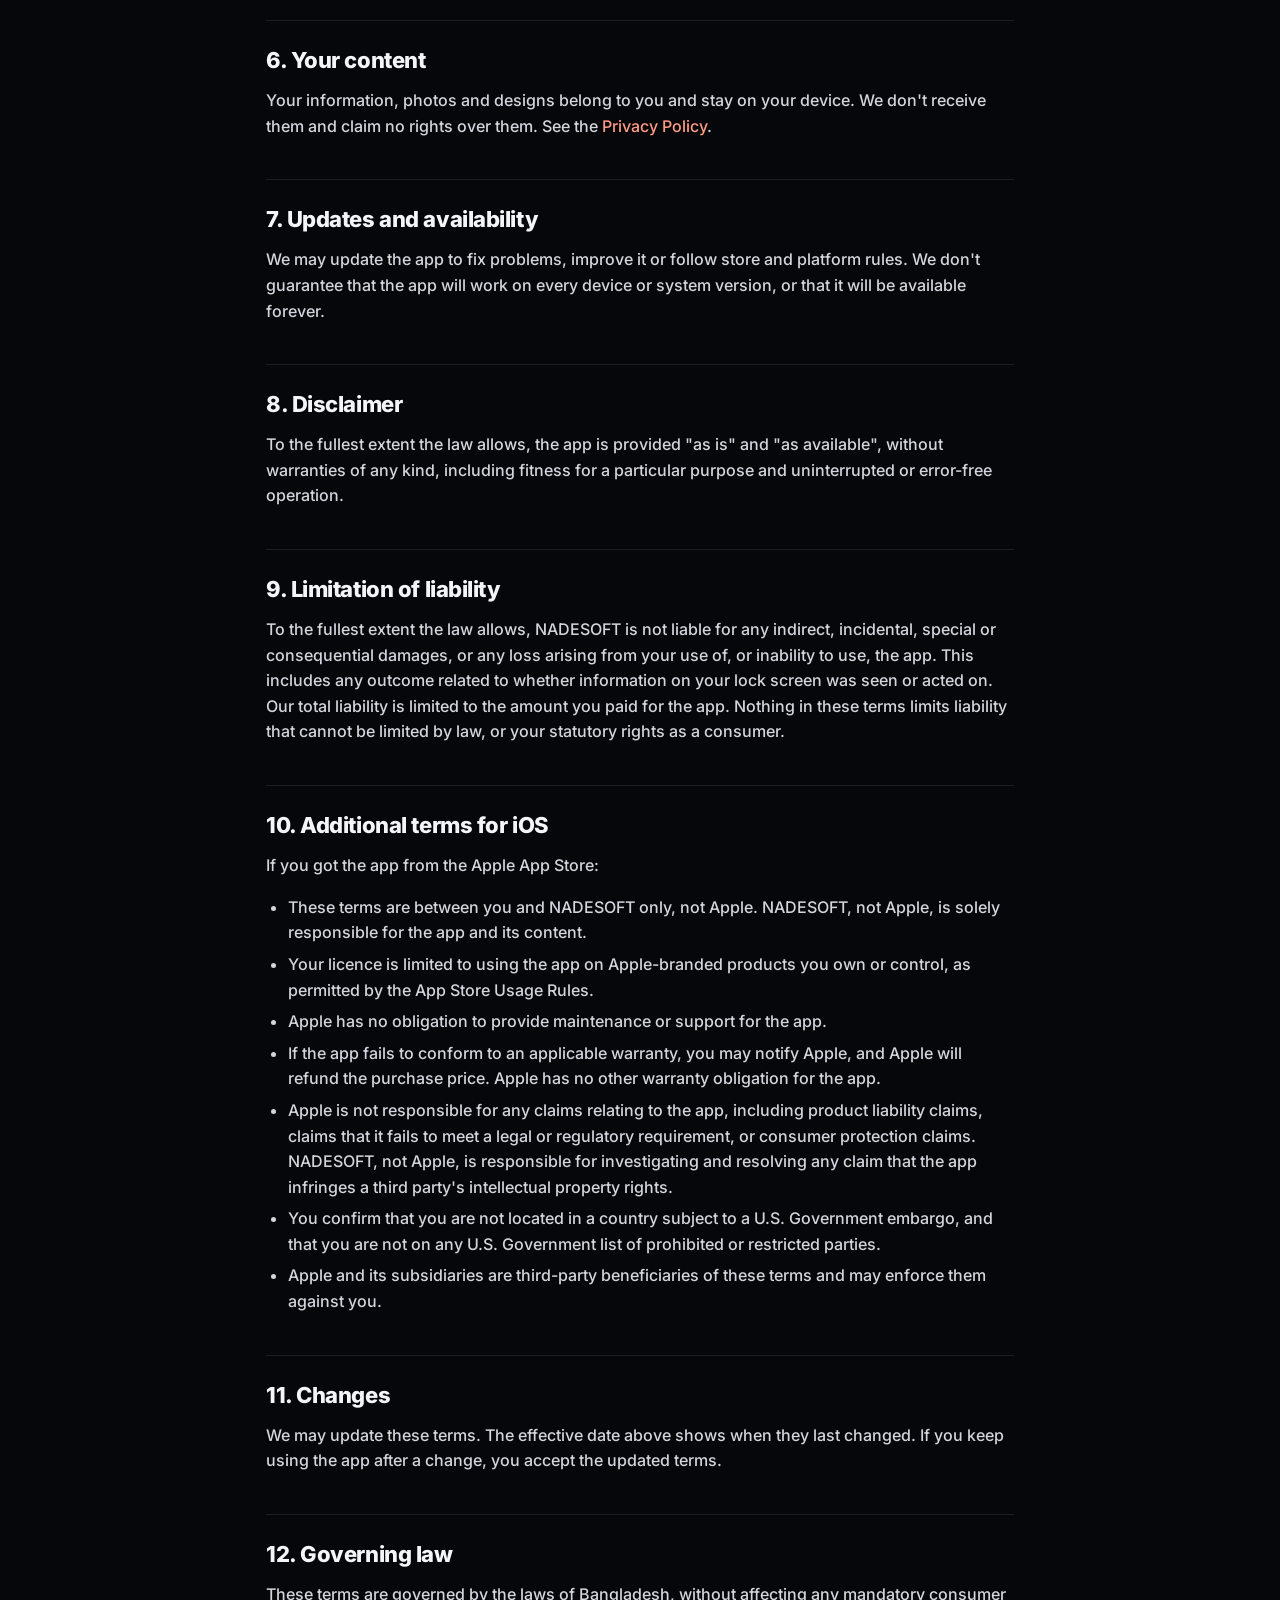
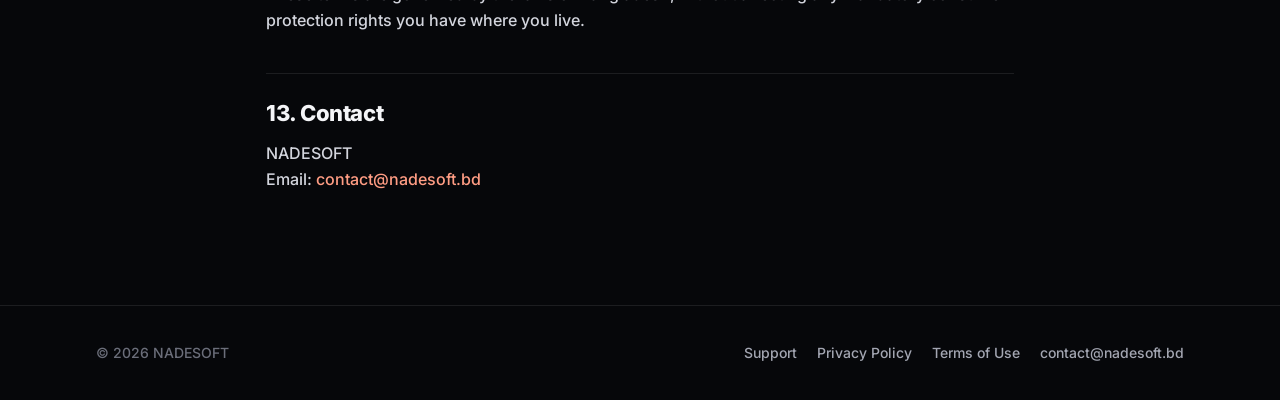
<file: terms.html>
<!doctype html>
<html lang="en">
<head>
<meta charset="utf-8">
<meta name="viewport" content="width=device-width, initial-scale=1, viewport-fit=cover">
<title>Terms of Use · Lockfy</title>
<meta name="description" content="Terms of Use for the Lockfy app for Android and iOS.">
<meta name="theme-color" content="#06070A">
<meta name="color-scheme" content="dark">
<meta name="format-detection" content="telephone=no">
<link rel="icon" type="image/png" href="assets/img/favicon.png">
<link rel="apple-touch-icon" href="assets/img/apple-touch-icon.png">
<link rel="stylesheet" href="assets/css/site.css">
</head>
<body>
<div class="glow" aria-hidden="true"></div>
<header class="nav">
  <div class="wrap">
    <a class="brand" href="./"><img src="assets/img/apple-touch-icon.png" alt="" width="32" height="32">Lockfy</a>
    <nav aria-label="Main"><ul>
      <li class="hide-sm"><a href="./#features">Features</a></li>
      <li><a href="support.html">Support</a></li>
      <li><a href="privacy.html">Privacy</a></li>
    </ul></nav>
  </div>
</header>

<main class="doc">
  <div class="wrap">
    <span class="kicker"><span class="dot"></span>Legal</span>
    <h1>Terms of Use</h1>
    <p class="meta">Effective 20 November 2026 · Lockfy for Android and iOS · NADESOFT</p>

    <div class="summary"><p><strong>The important part:</strong> Lockfy helps you show your own information on your lock screen. It is not a medical device or an emergency service, and it can't guarantee that anyone will see or act on your information. Keep your details accurate, and in an emergency, call your local emergency number.</p></div>

    <h2>1. Agreement</h2>
    <p>These terms are an agreement between you and NADESOFT ("we", "us") about your use of the Lockfy app ("the app"). By downloading or using the app, you agree to them. If you don't agree, don't use the app.</p>

    <h2>2. Licence</h2>
    <p>We grant you a personal, non-exclusive, non-transferable licence to use the app on devices you own or control, as permitted by the rules of the store you got it from (Google Play or the Apple App Store). You may not copy, modify, reverse-engineer, resell or redistribute the app, except where the law allows it.</p>

    <h2>3. Purchases and refunds</h2>
    <p>The app is sold through Google Play and the App Store. Payments, refunds and family sharing are handled by those stores under their own terms. We can't process refunds directly. See <a href="support.html#refunds">Support</a> for how to ask the store.</p>

    <h2>4. Not a medical or emergency service</h2>
    <ul>
      <li>Lockfy is a personal information tool. It does not give medical advice, diagnosis or treatment.</li>
      <li>It does not contact emergency services, and it can't guarantee that first responders or anyone else will see, read or rely on your lock screen.</li>
      <li>Lock screen layouts differ between devices and system versions, and clocks, widgets or notifications can cover part of a wallpaper. Always check your lock screen after setting it.</li>
      <li>Lockfy does not replace medical ID jewellery, official medical records or the emergency features built into your device.</li>
    </ul>

    <h2>5. Your responsibilities</h2>
    <ul>
      <li>You are responsible for the information you enter and for keeping it accurate and up to date.</li>
      <li>Your lock screen and QR code can be seen by anyone with access to your phone. Choose what to show with care.</li>
      <li>Enter other people's details, such as emergency contacts, only with their permission.</li>
      <li>Use only photos you have the right to use.</li>
    </ul>

    <h2>6. Your content</h2>
    <p>Your information, photos and designs belong to you and stay on your device. We don't receive them and claim no rights over them. See the <a href="privacy.html">Privacy Policy</a>.</p>

    <h2>7. Updates and availability</h2>
    <p>We may update the app to fix problems, improve it or follow store and platform rules. We don't guarantee that the app will work on every device or system version, or that it will be available forever.</p>

    <h2>8. Disclaimer</h2>
    <p>To the fullest extent the law allows, the app is provided "as is" and "as available", without warranties of any kind, including fitness for a particular purpose and uninterrupted or error-free operation.</p>

    <h2>9. Limitation of liability</h2>
    <p>To the fullest extent the law allows, NADESOFT is not liable for any indirect, incidental, special or consequential damages, or any loss arising from your use of, or inability to use, the app. This includes any outcome related to whether information on your lock screen was seen or acted on. Our total liability is limited to the amount you paid for the app. Nothing in these terms limits liability that cannot be limited by law, or your statutory rights as a consumer.</p>

    <h2 id="apple">10. Additional terms for iOS</h2>
    <p>If you got the app from the Apple App Store:</p>
    <ul>
      <li>These terms are between you and NADESOFT only, not Apple. NADESOFT, not Apple, is solely responsible for the app and its content.</li>
      <li>Your licence is limited to using the app on Apple-branded products you own or control, as permitted by the App Store Usage Rules.</li>
      <li>Apple has no obligation to provide maintenance or support for the app.</li>
      <li>If the app fails to conform to an applicable warranty, you may notify Apple, and Apple will refund the purchase price. Apple has no other warranty obligation for the app.</li>
      <li>Apple is not responsible for any claims relating to the app, including product liability claims, claims that it fails to meet a legal or regulatory requirement, or consumer protection claims. NADESOFT, not Apple, is responsible for investigating and resolving any claim that the app infringes a third party's intellectual property rights.</li>
      <li>You confirm that you are not located in a country subject to a U.S. Government embargo, and that you are not on any U.S. Government list of prohibited or restricted parties.</li>
      <li>Apple and its subsidiaries are third-party beneficiaries of these terms and may enforce them against you.</li>
    </ul>

    <h2>11. Changes</h2>
    <p>We may update these terms. The effective date above shows when they last changed. If you keep using the app after a change, you accept the updated terms.</p>

    <h2>12. Governing law</h2>
    <p>These terms are governed by the laws of Bangladesh, without affecting any mandatory consumer protection rights you have where you live.</p>

    <h2>13. Contact</h2>
    <p>NADESOFT<br>Email: <a href="mailto:contact@nadesoft.bd">contact@nadesoft.bd</a></p>
  </div>
</main>

<footer>
  <div class="wrap">
    <span>© 2026 NADESOFT</span>
    <nav aria-label="Footer"><a href="support.html">Support</a><a href="privacy.html">Privacy Policy</a><a href="terms.html">Terms of Use</a><a href="mailto:contact@nadesoft.bd">contact@nadesoft.bd</a></nav>
  </div>
</footer>
</body>
</html>
</file>
<file: assets/css/site.css>
/* Lockfy website. Obsidian look from the app (theme/palette.ts). No external requests. */
@font-face { font-family: "Inter"; font-weight: 500; font-display: swap; src: url("../fonts/inter-500.woff2") format("woff2"); }
@font-face { font-family: "Inter"; font-weight: 600; font-display: swap; src: url("../fonts/inter-600.woff2") format("woff2"); }
@font-face { font-family: "Inter"; font-weight: 700; font-display: swap; src: url("../fonts/inter-700.woff2") format("woff2"); }
@font-face { font-family: "Inter"; font-weight: 800; font-display: swap; src: url("../fonts/inter-800.woff2") format("woff2"); }

:root {
  color-scheme: dark;
  --bg: #06070A; --bg2: #0C0D13; --surface: rgba(255,255,255,.045); --surface2: rgba(255,255,255,.075);
  --text: #F4F5F8; --muted: #A3A6B2; --faint: #6B6E7A; --border: rgba(255,255,255,.09); --border2: rgba(255,255,255,.16);
  --accent: #FF7A5C; --accent2: #FF4F7B; --accentText: #FF9D84; --accentSoft: rgba(255,122,92,.14);
  --success: #5BE49B; --warning: #FFB020;
  --grad: linear-gradient(135deg, #FF8A66, #FF4F7B);
  --gradText: linear-gradient(95deg, #FFC09A 0%, #FF7A5C 38%, #FF4F7B 72%, #E0479E 100%);
  --radius: 22px; --max: 1120px;
  --gutter: max(16px, env(safe-area-inset-left), env(safe-area-inset-right));
}

* { box-sizing: border-box; }
html { -webkit-text-size-adjust: 100%; text-size-adjust: 100%; scroll-behavior: smooth; }
body {
  margin: 0; min-height: 100vh; min-height: 100dvh; background: var(--bg); color: var(--text);
  font: 500 16px/1.6 Inter, -apple-system, BlinkMacSystemFont, "Segoe UI", Roboto, sans-serif;
  -webkit-font-smoothing: antialiased; -moz-osx-font-smoothing: grayscale; overflow-x: hidden;
  -webkit-tap-highlight-color: transparent;
}
img { max-width: 100%; display: block; }
a { color: var(--accentText); text-decoration: none; }
a:hover { text-decoration: underline; text-underline-offset: 3px; }
:focus-visible { outline: 2px solid var(--accent); outline-offset: 3px; border-radius: 6px; }
.wrap { width: 100%; max-width: var(--max); margin: 0 auto; padding-left: var(--gutter); padding-right: var(--gutter); }
.sr-only { position: absolute; width: 1px; height: 1px; overflow: hidden; clip: rect(0 0 0 0); white-space: nowrap; }

/* Ambient glow behind every page */
.glow { position: fixed; inset: 0; z-index: -1; pointer-events: none;
  background:
    radial-gradient(60vmax 40vmax at 85% -10%, rgba(122,60,200,.30), transparent 60%),
    radial-gradient(50vmax 35vmax at -10% 30%, rgba(255,79,123,.14), transparent 60%),
    radial-gradient(50vmax 35vmax at 100% 90%, rgba(255,122,92,.10), transparent 60%), var(--bg); }

/* Header */
.nav { position: sticky; top: 0; z-index: 50; padding-top: env(safe-area-inset-top);
  background: rgba(6,7,10,.72); backdrop-filter: saturate(160%) blur(18px); -webkit-backdrop-filter: saturate(160%) blur(18px);
  border-bottom: .5px solid var(--border); }
.nav .wrap { display: flex; align-items: center; justify-content: space-between; gap: 16px; height: 62px; }
.brand { display: flex; align-items: center; gap: 10px; color: var(--text); font: 800 18px Inter; letter-spacing: -.3px; }
.brand:hover { text-decoration: none; }
.brand img { width: 32px; height: 32px; border-radius: 9px; box-shadow: 0 4px 14px rgba(0,0,0,.5); }
.nav ul { display: flex; gap: 4px; list-style: none; margin: 0; padding: 0; }
.nav ul a { display: block; padding: 8px 12px; border-radius: 10px; color: var(--muted); font: 600 14px Inter; }
.nav ul a:hover, .nav ul a[aria-current="page"] { color: var(--text); background: var(--surface2); text-decoration: none; }
@media (max-width: 560px) { .nav ul a { padding: 8px 9px; font-size: 13px; } .nav .hide-sm { display: none; } }

/* Buttons + store badges */
.btn { display: inline-flex; align-items: center; justify-content: center; gap: 10px; min-height: 52px; padding: 0 22px; border-radius: 16px;
  font: 700 15px Inter; color: #1A0710; background: var(--grad); box-shadow: 0 12px 30px rgba(255,79,123,.35); border: 0; }
.btn:hover { text-decoration: none; filter: brightness(1.06); }
.store { display: inline-flex; align-items: center; gap: 12px; min-height: 56px; padding: 8px 20px 8px 16px; border-radius: 16px;
  background: #fff; color: #0B0B12; border: 1px solid #fff; transition: transform .15s ease; }
.store:hover { text-decoration: none; transform: translateY(-1px); }
.store svg { width: 26px; height: 26px; flex: none; }
.store small { display: block; font: 600 10.5px/1.2 Inter; letter-spacing: .3px; opacity: .7; }
.store b { display: block; font: 700 17px/1.2 Inter; letter-spacing: -.2px; }
.store.soon { background: var(--surface); color: var(--text); border-color: var(--border2); cursor: default; }
.store.soon:hover { transform: none; }
.stores { display: flex; flex-wrap: wrap; gap: 12px; }

/* Hero */
.hero { padding: clamp(40px, 8vw, 96px) 0 clamp(40px, 6vw, 72px); }
.hero .wrap { display: grid; grid-template-columns: 1.05fr .95fr; align-items: center; gap: clamp(24px, 5vw, 64px); }
.kicker { display: inline-flex; align-items: center; gap: 8px; padding: 6px 12px 6px 8px; border-radius: 99px;
  background: linear-gradient(135deg, rgba(255,122,92,.20), rgba(255,79,123,.10)); border: .5px solid rgba(255,150,130,.45);
  color: #FFC3B2; font: 700 11.5px Inter; letter-spacing: 1.6px; text-transform: uppercase; }
.kicker .dot { width: 8px; height: 8px; border-radius: 4px; background: var(--grad); box-shadow: 0 0 12px #FF6B7A; }
h1, h2, h3 { letter-spacing: -.035em; line-height: 1.05; margin: 0; font-weight: 800; }
.hero h1 { font-size: clamp(40px, 7vw, 72px); margin: 18px 0 18px; }
.grad { background: var(--gradText); -webkit-background-clip: text; background-clip: text; color: transparent; }
.lead { font-size: clamp(17px, 2.2vw, 20px); color: var(--muted); max-width: 34ch; margin: 0 0 28px; }
.ticks { display: flex; flex-wrap: wrap; gap: 8px 18px; margin: 24px 0 0; padding: 0; list-style: none; color: var(--muted); font: 600 14px Inter; }
.ticks li { display: flex; align-items: center; gap: 8px; }
.ticks li::before { content: ""; width: 16px; height: 16px; border-radius: 8px; flex: none;
  background: var(--success) url("data:image/svg+xml,%3Csvg xmlns='http://www.w3.org/2000/svg' viewBox='0 0 16 16'%3E%3Cpath d='M4.5 8.2l2.3 2.3 4.7-5' fill='none' stroke='%2305301C' stroke-width='2' stroke-linecap='round' stroke-linejoin='round'/%3E%3C/svg%3E") center/16px no-repeat; }

/* Phone fan */
.fan { position: relative; height: clamp(440px, 52vw, 600px); perspective: 1400px; }
.phone { position: absolute; top: 0; left: 50%; width: clamp(200px, 22vw, 268px); aspect-ratio: 360 / 800; padding: 3.2%;
  border-radius: 15% / 7%; background: linear-gradient(150deg, #3A3C48, #121318 22%, #0A0B0F 60%, #2A2B35);
  box-shadow: 0 0 0 .8px rgba(255,255,255,.2) inset, 0 40px 80px rgba(0,0,0,.7), 0 0 90px rgba(255,90,110,.18); }
.phone img { width: 100%; height: 100%; object-fit: cover; border-radius: 13% / 6%; }
.phone::after { content: ""; position: absolute; inset: 0; border-radius: inherit; pointer-events: none;
  background: linear-gradient(115deg, rgba(255,255,255,.12), transparent 40%); }
.phone.c { transform: translateX(-50%); z-index: 3; }
.phone.l { transform: translateX(-108%) translateY(8%) rotateY(22deg) scale(.86); z-index: 2; filter: brightness(.85); }
.phone.r { transform: translateX(8%) translateY(8%) rotateY(-22deg) scale(.86); z-index: 2; filter: brightness(.85); }

/* Sections */
section { padding: clamp(48px, 8vw, 96px) 0; }
.sec-head { text-align: center; max-width: 720px; margin: 0 auto clamp(28px, 5vw, 48px); }
.sec-head h2 { font-size: clamp(32px, 5vw, 48px); margin-top: 14px; }
.sec-head p { color: var(--muted); font-size: 17px; margin: 14px 0 0; }

.steps { display: grid; grid-template-columns: repeat(3, 1fr); gap: 16px; counter-reset: s; }
.step { padding: 26px; border-radius: var(--radius); background: var(--surface); border: .5px solid var(--border); }
.step::before { counter-increment: s; content: counter(s); display: flex; align-items: center; justify-content: center; width: 40px; height: 40px;
  border-radius: 13px; background: var(--grad); color: #1A0710; font: 800 18px Inter; margin-bottom: 16px; box-shadow: 0 8px 22px rgba(255,79,123,.35); }
.step h3 { font-size: 20px; } .step p { color: var(--muted); margin: 8px 0 0; }

.grid { display: grid; grid-template-columns: repeat(3, 1fr); gap: 16px; }
.card { position: relative; padding: 26px; border-radius: var(--radius); overflow: hidden;
  background: linear-gradient(160deg, rgba(255,255,255,.06), rgba(255,255,255,.02)); border: .5px solid var(--border); }
.card .ico { width: 46px; height: 46px; border-radius: 14px; display: flex; align-items: center; justify-content: center; margin-bottom: 18px;
  box-shadow: 0 8px 22px rgba(0,0,0,.35), 0 1px 0 rgba(255,255,255,.3) inset; }
.card .ico svg { width: 24px; height: 24px; fill: none; stroke: #fff; stroke-width: 2; stroke-linecap: round; stroke-linejoin: round; }
.card h3 { font-size: 19px; letter-spacing: -.02em; } .card p { color: var(--muted); margin: 8px 0 0; font-size: 15px; }
.g-red { background: linear-gradient(135deg,#FF6B7A,#D9304A); } .g-amber { background: linear-gradient(135deg,#FFC24D,#F07A12); }
.g-blue { background: linear-gradient(135deg,#7CC4FF,#3D7BE0); } .g-green { background: linear-gradient(135deg,#6EF0AA,#1FA866); }
.g-coral { background: var(--grad); } .g-violet { background: linear-gradient(135deg,#B794F6,#6D42D6); }

/* Gallery: scroll-snap, works with touch on both platforms */
.gallery { display: flex; gap: 16px; overflow-x: auto; scroll-snap-type: x mandatory; -webkit-overflow-scrolling: touch;
  padding: 4px var(--gutter) 20px; margin: 0 auto; max-width: calc(var(--max) + 2 * 16px); scrollbar-width: none; }
.gallery::-webkit-scrollbar { display: none; }
.gallery img { flex: none; width: clamp(220px, 26vw, 270px); aspect-ratio: 9 / 16; height: auto; border-radius: 22px; scroll-snap-align: center;
  border: .5px solid var(--border2); box-shadow: 0 20px 50px rgba(0,0,0,.5); background: var(--bg2); }

.band { border-radius: 30px; padding: clamp(28px, 5vw, 56px); text-align: center;
  background: radial-gradient(80% 120% at 50% 0%, rgba(91,228,155,.16), transparent 60%), var(--surface); border: .5px solid var(--border); }
.band h2 { font-size: clamp(30px, 4.5vw, 44px); } .band p { color: var(--muted); max-width: 60ch; margin: 14px auto 0; }
.pills { display: flex; flex-wrap: wrap; justify-content: center; gap: 10px; margin-top: 24px; }
.pill { padding: 9px 15px; border-radius: 99px; background: var(--surface2); border: .5px solid var(--border2); font: 600 14px Inter; }

.cta { text-align: center; }
.cta .stores { justify-content: center; margin-top: 28px; }

/* Documents (privacy, terms, support) */
.doc { padding: clamp(36px, 6vw, 72px) 0 clamp(56px, 8vw, 96px); }
.doc .wrap { max-width: 780px; }
.doc h1 { font-size: clamp(36px, 6vw, 54px); margin: 16px 0 10px; }
.doc .meta { color: var(--faint); font-size: 14px; margin: 0 0 28px; }
.doc h2 { font-size: 22px; letter-spacing: -.02em; margin: 40px 0 10px; padding-top: 28px; border-top: .5px solid var(--border); }
.doc h3 { font-size: 17px; letter-spacing: -.01em; margin: 22px 0 6px; }
.doc p, .doc li { color: #D3D5DD; } .doc li { margin: 6px 0; } .doc ul, .doc ol { padding-left: 22px; }
.doc strong { color: var(--text); }
.doc code { font: 600 .9em ui-monospace, SFMono-Regular, Menlo, monospace; background: var(--surface2); padding: 2px 6px; border-radius: 6px; }
.summary { margin: 0 0 8px; padding: 20px 22px; border-radius: 18px; background: linear-gradient(135deg, rgba(91,228,155,.12), rgba(91,228,155,.03));
  border: .5px solid rgba(91,228,155,.35); }
.summary p { margin: 0; color: var(--text); }
.toc { display: flex; flex-wrap: wrap; gap: 8px; margin: 24px 0 0; padding: 0; list-style: none; }
.toc a { display: block; padding: 7px 12px; border-radius: 99px; background: var(--surface); border: .5px solid var(--border); color: var(--muted); font: 600 13px Inter; }
.toc a:hover { color: var(--text); text-decoration: none; }

.contact { display: flex; align-items: center; gap: 18px; padding: 22px; border-radius: var(--radius); margin: 8px 0 8px;
  background: linear-gradient(135deg, rgba(255,122,92,.14), rgba(255,79,123,.05)); border: .5px solid rgba(255,150,130,.35); }
.contact .ico { width: 52px; height: 52px; border-radius: 16px; background: var(--grad); display: flex; align-items: center; justify-content: center; flex: none; }
.contact .ico svg { width: 26px; height: 26px; fill: none; stroke: #1A0710; stroke-width: 2.2; stroke-linecap: round; stroke-linejoin: round; }
.contact p { margin: 2px 0 0; color: var(--muted); font-size: 14px; } .contact b { font-size: 18px; }

details { border-radius: 16px; background: var(--surface); border: .5px solid var(--border); margin: 10px 0; }
details[open] { background: var(--surface2); }
summary { list-style: none; cursor: pointer; padding: 18px 52px 18px 20px; font: 700 16px/1.4 Inter; position: relative; min-height: 44px; }
summary::-webkit-details-marker { display: none; }
summary::after { content: ""; position: absolute; right: 20px; top: 50%; width: 10px; height: 10px; margin-top: -7px;
  border-right: 2px solid var(--muted); border-bottom: 2px solid var(--muted); transform: rotate(45deg); transition: transform .2s ease; }
details[open] summary::after { transform: rotate(-135deg); margin-top: -2px; }
details > div { padding: 0 20px 18px; color: #D3D5DD; } details > div p:first-child { margin-top: 0; }
.tag { display: inline-block; padding: 2px 8px; border-radius: 6px; font: 700 11px Inter; letter-spacing: .4px; text-transform: uppercase; margin-right: 6px; vertical-align: 2px; }
.tag.android { background: rgba(91,228,155,.14); color: var(--success); } .tag.ios { background: rgba(124,196,255,.14); color: #7CC4FF; }

/* Footer */
footer { border-top: .5px solid var(--border); padding: 36px 0 calc(36px + env(safe-area-inset-bottom)); color: var(--faint); font-size: 14px; }
footer .wrap { display: flex; flex-wrap: wrap; align-items: center; justify-content: space-between; gap: 16px; }
footer nav { display: flex; flex-wrap: wrap; gap: 6px 20px; } footer a { color: var(--muted); }

.notfound { min-height: 70vh; display: flex; align-items: center; text-align: center; }
.notfound h1 { font-size: clamp(64px, 14vw, 140px); }

/* Responsive */
@media (max-width: 900px) {
  .hero .wrap { grid-template-columns: 1fr; text-align: center; }
  .hero .lead { margin-left: auto; margin-right: auto; }
  .hero .stores, .hero .ticks { justify-content: center; }
  .grid { grid-template-columns: repeat(2, 1fr); }
}
@media (max-width: 640px) {
  .steps, .grid { grid-template-columns: 1fr; }
  .fan { height: 440px; }
  .phone { width: 196px; }
  .phone.l { transform: translateX(-96%) translateY(10%) rotateY(22deg) scale(.8); }
  .phone.r { transform: translateX(-4%) translateY(10%) rotateY(-22deg) scale(.8); }
  .store { flex: 1 1 200px; justify-content: center; }
  .contact { flex-direction: column; text-align: center; }
}
@media (prefers-reduced-motion: reduce) { html { scroll-behavior: auto; } .store { transition: none; } }
</file>
